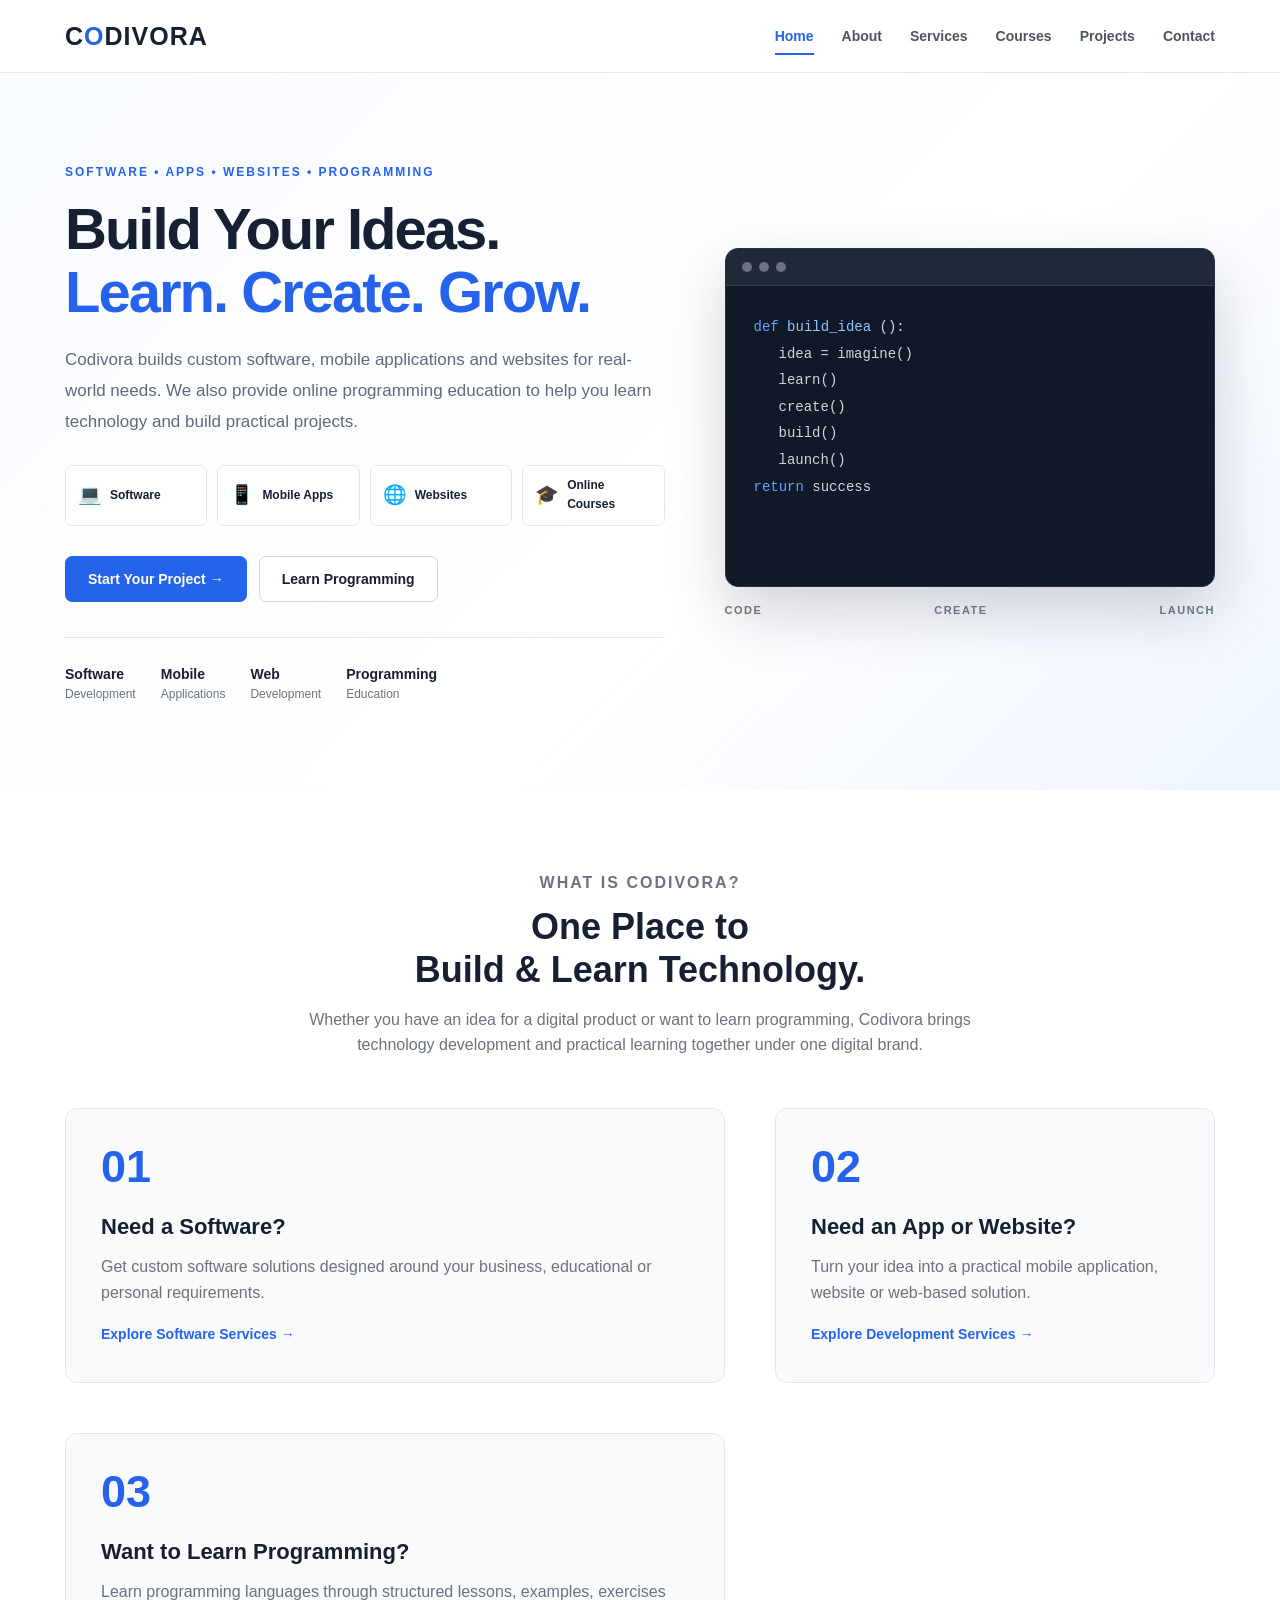
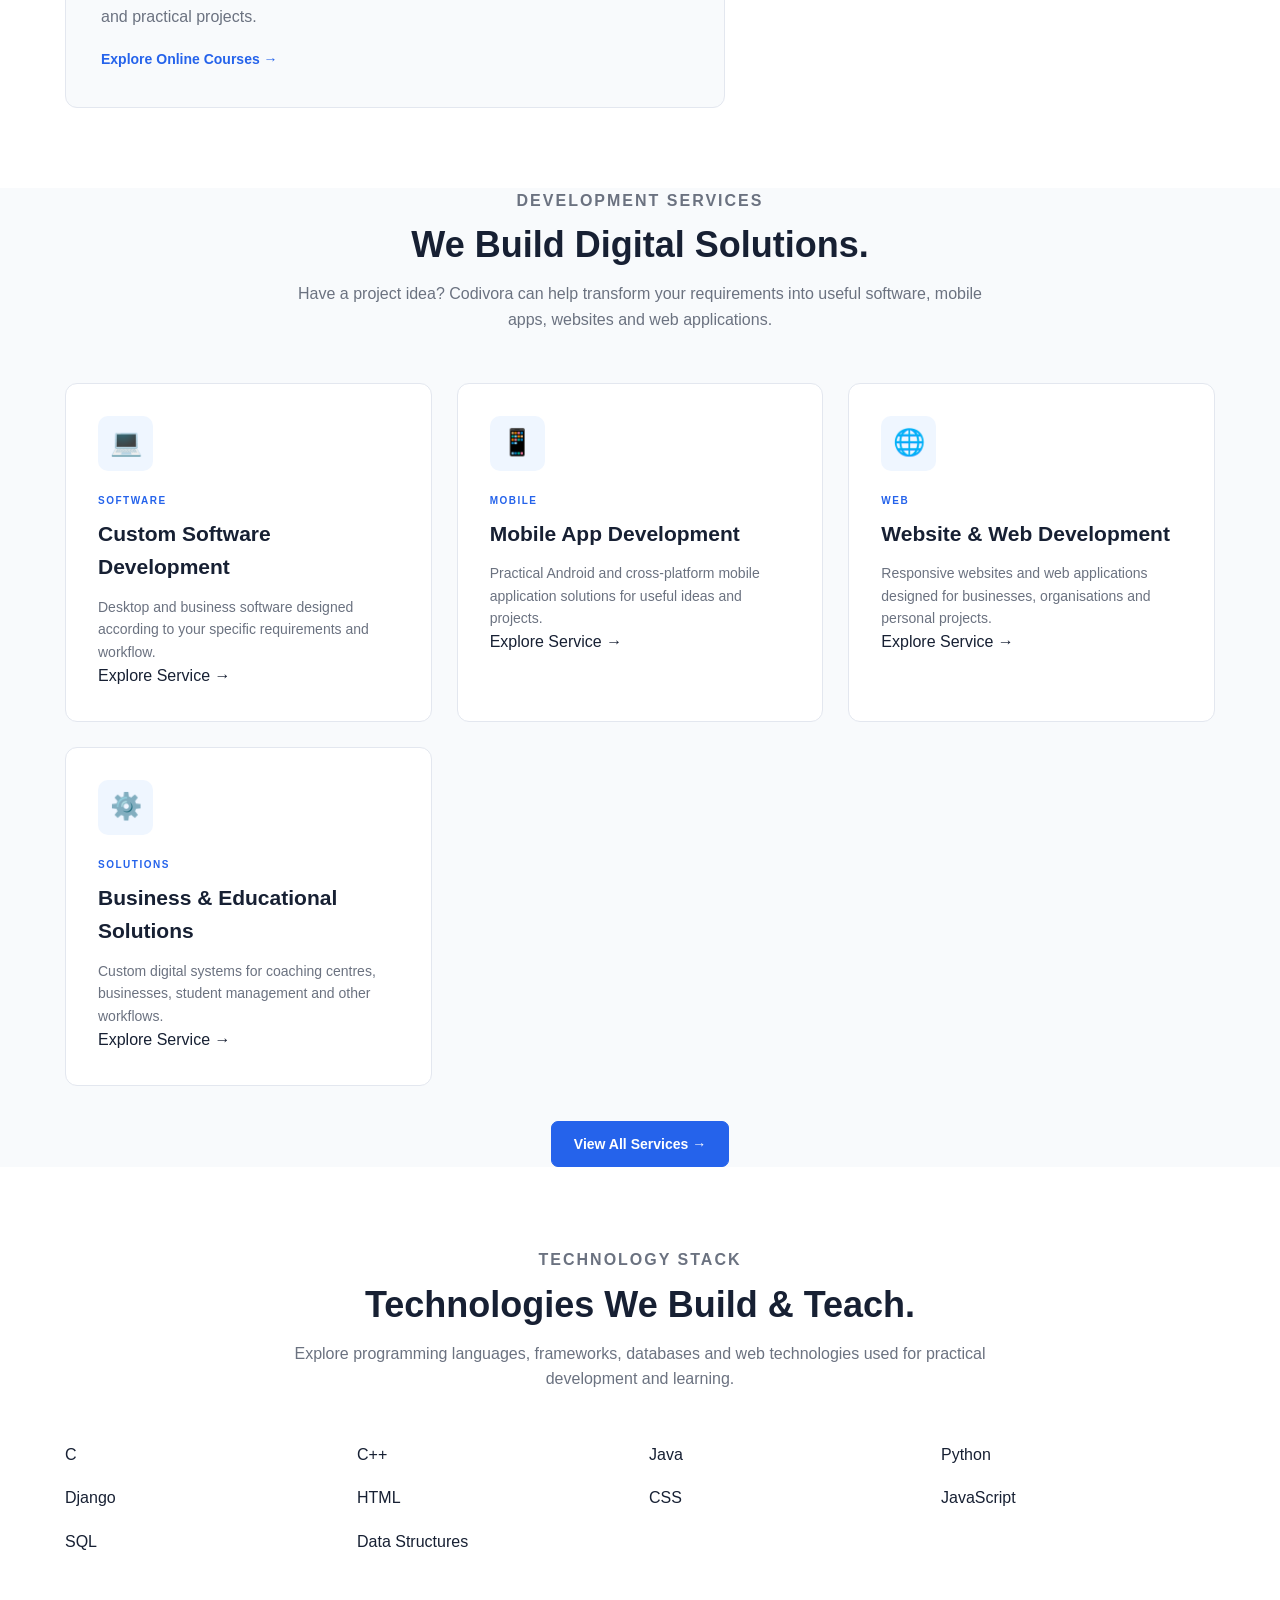
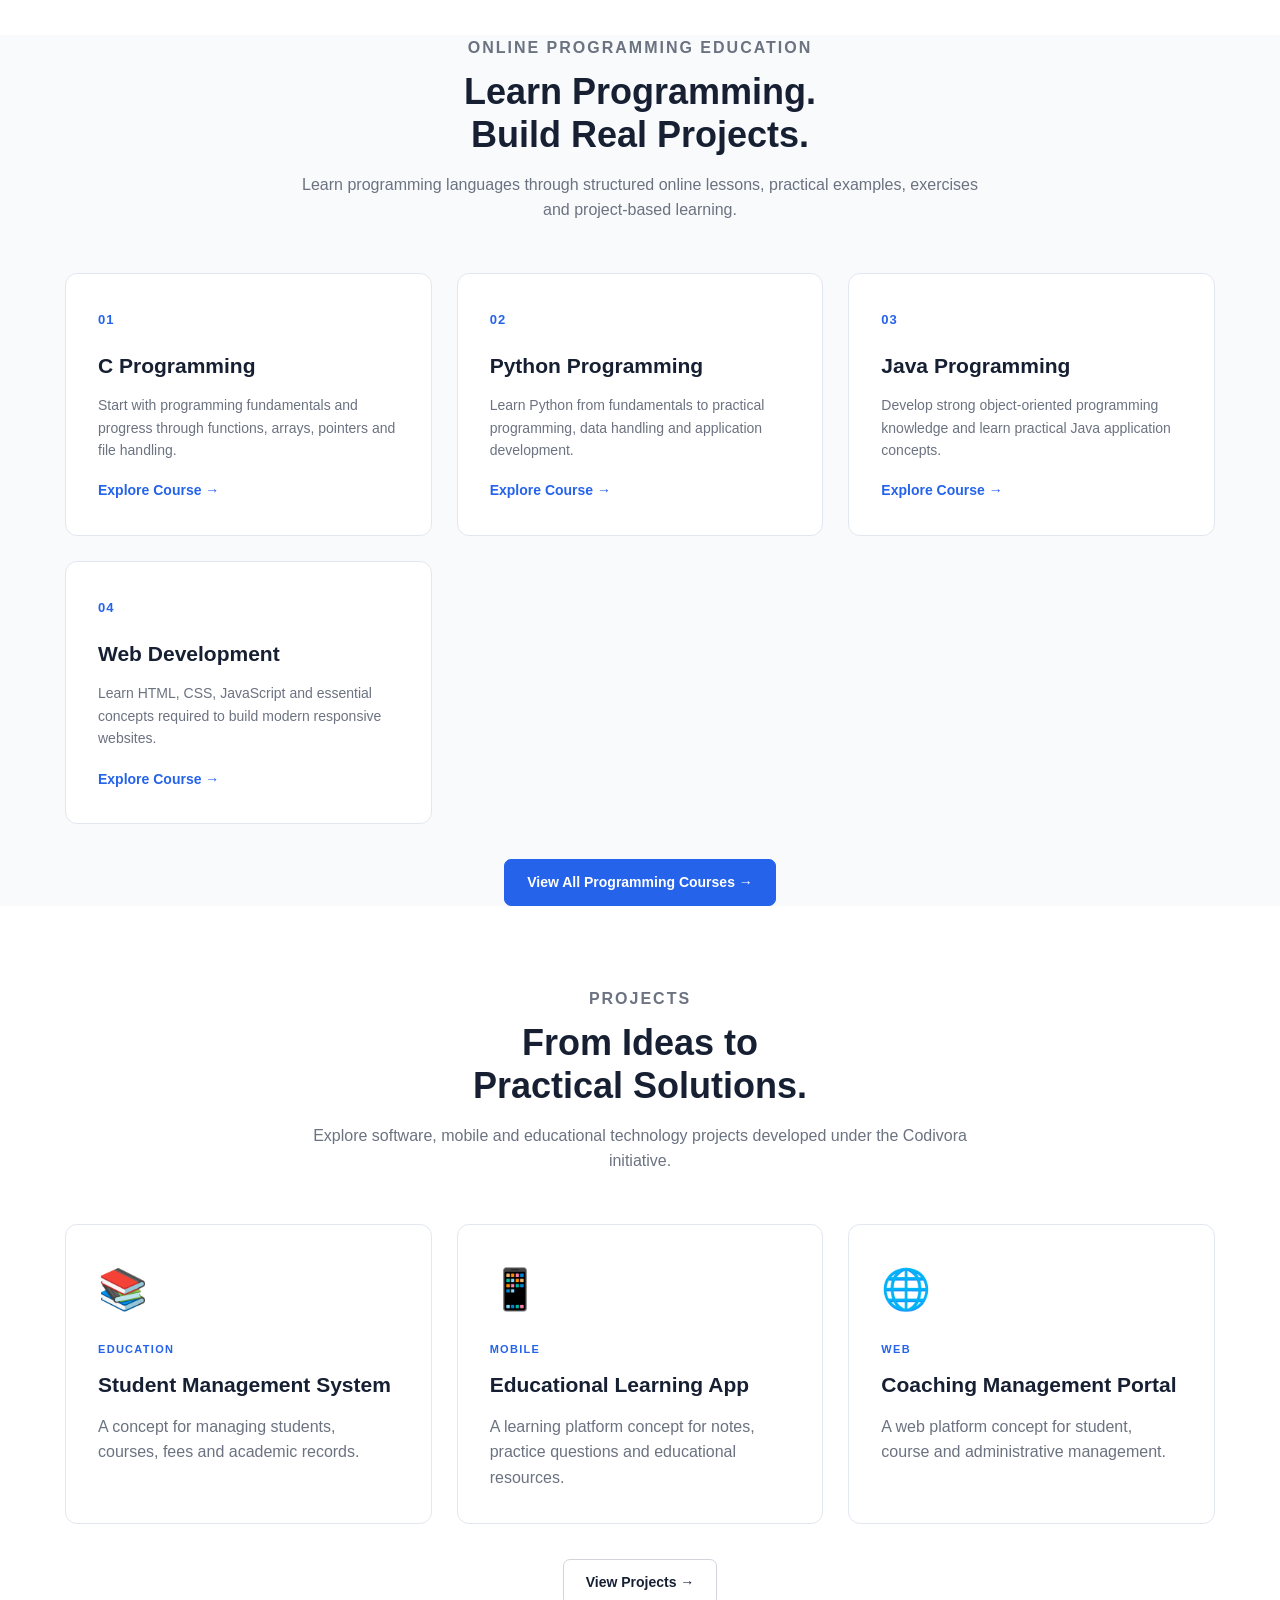
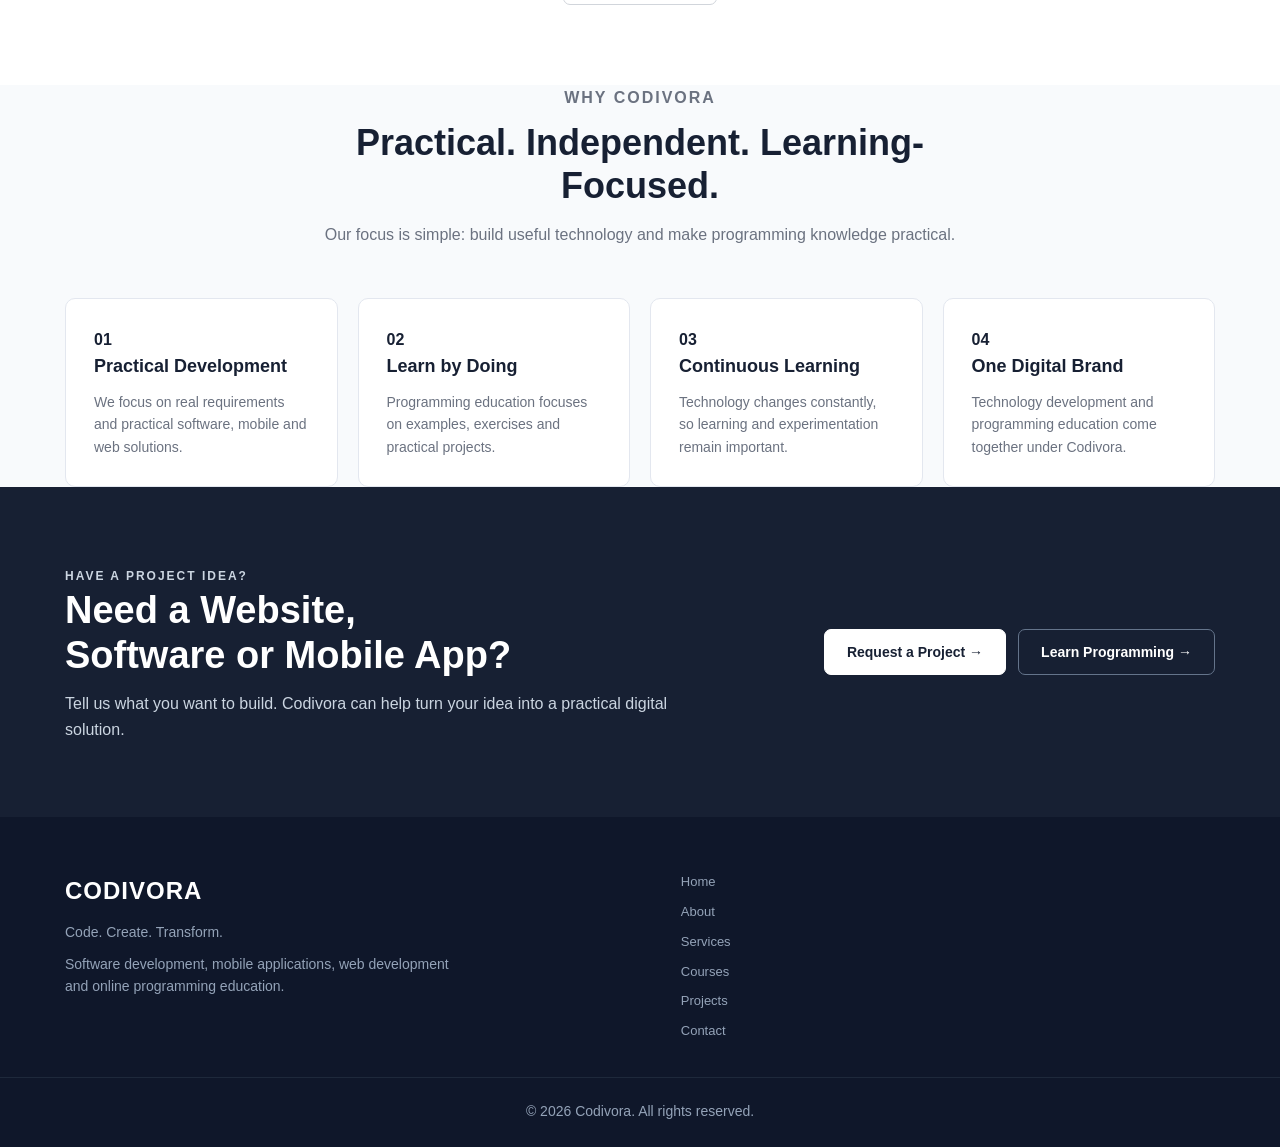
<file: index.html>
<!DOCTYPE html>
<html lang="en">

<head>

    <meta charset="UTF-8">

    <meta name="viewport"
          content="width=device-width, initial-scale=1.0">

    <title>
        Codivora | Software, Mobile Apps, Websites & Programming Courses
    </title>

    <meta name="description"
          content="Codivora builds custom software, mobile applications and websites, while providing online programming courses in C, C++, Java, Python, Web Development and more.">

    <meta name="keywords"
          content="Codivora, software development, mobile app development, website development, web development, programming courses, online programming, Python, Java, C, C++, Django, SQL">

    <link rel="stylesheet"
          href="css/style.css">
    <link rel="icon" type="image/svg+xml" href="favicon.svg">

</head>


<body>


<!-- =====================================================
     HEADER / NAVBAR
     ===================================================== -->

<header class="header">

    <div class="container navbar">

        <a href="index.html"
           class="logo"
           aria-label="Codivora Home">

            C<span>O</span>DIVORA

        </a>


        <nav class="nav-menu">

            <a href="index.html"
               class="active">
                Home
            </a>

            <a href="about.html">
                About
            </a>

            <a href="services.html">
                Services
            </a>

            <a href="courses.html">
                Courses
            </a>

            <a href="projects.html">
                Projects
            </a>

            <a href="contact.html">
                Contact
            </a>

        </nav>


        <button class="menu-btn"
                onclick="toggleMenu()"
                aria-label="Open navigation menu">

            ☰

        </button>

    </div>

</header>



<!-- =====================================================
     HERO
     ===================================================== -->

<section class="hero">

    <div class="container hero-content">


        <!-- HERO TEXT -->

        <div class="hero-text">


            <p class="hero-small">
                SOFTWARE • APPS • WEBSITES • PROGRAMMING
            </p>


            <h1>

                Build Your Ideas.<br>

                <span>Learn. Create. Grow.</span>

            </h1>


            <p class="hero-description">

                Codivora builds custom software, mobile applications
                and websites for real-world needs. We also provide
                online programming education to help you learn
                technology and build practical projects.

            </p>


            <!-- MAIN SERVICES HIGHLIGHT -->

            <div class="hero-services">

                <div class="hero-service-item">

                    <span>💻</span>

                    <strong>
                        Software
                    </strong>

                </div>


                <div class="hero-service-item">

                    <span>📱</span>

                    <strong>
                        Mobile Apps
                    </strong>

                </div>


                <div class="hero-service-item">

                    <span>🌐</span>

                    <strong>
                        Websites
                    </strong>

                </div>


                <div class="hero-service-item">

                    <span>🎓</span>

                    <strong>
                        Online Courses
                    </strong>

                </div>

            </div>


            <!-- HERO BUTTONS -->

            <div class="hero-buttons">


                <a href="contact.html"
                   class="btn primary-btn">

                    Start Your Project →

                </a>


                <a href="courses.html"
                   class="btn secondary-btn">

                    Learn Programming

                </a>

            </div>


            <!-- TRUST TEXT -->

            <div class="hero-trust">


                <div>

                    <strong>
                        Software
                    </strong>

                    <span>
                        Development
                    </span>

                </div>


                <div>

                    <strong>
                        Mobile
                    </strong>

                    <span>
                        Applications
                    </span>

                </div>


                <div>

                    <strong>
                        Web
                    </strong>

                    <span>
                        Development
                    </span>

                </div>


                <div>

                    <strong>
                        Programming
                    </strong>

                    <span>
                        Education
                    </span>

                </div>

            </div>


        </div>



        <!-- =================================================
             HERO CODE CARD
             ================================================= -->

        <div class="hero-card">


            <div class="code-window">


                <div class="window-header">

                    <span></span>
                    <span></span>
                    <span></span>

                </div>


                <div class="code-content">


                    <p>

                        <span class="keyword">
                            def
                        </span>

                        <span class="function">
                            build_idea
                        </span>():

                    </p>


                    <p class="indent">
                        idea = imagine()
                    </p>


                    <p class="indent">
                        learn()
                    </p>


                    <p class="indent">
                        create()
                    </p>


                    <p class="indent">
                        build()
                    </p>


                    <p class="indent">
                        launch()
                    </p>


                    <p>

                        <span class="keyword">
                            return
                        </span>

                        success

                    </p>


                </div>

            </div>


            <div class="hero-card-caption">

                <span>
                    CODE
                </span>

                <span>
                    CREATE
                </span>

                <span>
                    LAUNCH
                </span>

            </div>


        </div>


    </div>

</section>



<!-- =====================================================
     QUICK PURPOSE
     ===================================================== -->

<section class="section">

    <div class="container">


        <div class="section-heading">

            <p class="section-label">
                WHAT IS CODIVORA?
            </p>


            <h2>
                One Place to<br>
                Build & Learn Technology.
            </h2>


            <p>

                Whether you have an idea for a digital product
                or want to learn programming, Codivora brings
                technology development and practical learning
                together under one digital brand.

            </p>

        </div>



        <div class="intro-grid">


            <div class="intro-card">

                <div class="intro-number">
                    01
                </div>


                <h3>
                    Need a Software?
                </h3>


                <p>

                    Get custom software solutions designed around
                    your business, educational or personal requirements.

                </p>


                <a href="services.html"
                   class="card-link">

                    Explore Software Services →

                </a>

            </div>



            <div class="intro-card">

                <div class="intro-number">
                    02
                </div>


                <h3>
                    Need an App or Website?
                </h3>


                <p>

                    Turn your idea into a practical mobile application,
                    website or web-based solution.

                </p>


                <a href="services.html"
                   class="card-link">

                    Explore Development Services →

                </a>

            </div>



            <div class="intro-card">

                <div class="intro-number">
                    03
                </div>


                <h3>
                    Want to Learn Programming?
                </h3>


                <p>

                    Learn programming languages through structured
                    lessons, examples, exercises and practical projects.

                </p>


                <a href="courses.html"
                   class="card-link">

                    Explore Online Courses →

                </a>

            </div>


        </div>

    </div>

</section>



<!-- =====================================================
     SERVICES
     ===================================================== -->

<section class="technology-section">

    <div class="container">


        <div class="section-heading">

            <p class="section-label">
                DEVELOPMENT SERVICES
            </p>


            <h2>
                We Build Digital Solutions.
            </h2>


            <p>

                Have a project idea? Codivora can help transform
                your requirements into useful software, mobile apps,
                websites and web applications.

            </p>

        </div>



        <div class="services-grid">


            <!-- SOFTWARE -->

            <div class="service-card">


                <div class="service-icon">
                    💻
                </div>


                <span class="service-tag">
                    SOFTWARE
                </span>


                <h3>
                    Custom Software Development
                </h3>


                <p>

                    Desktop and business software designed according
                    to your specific requirements and workflow.

                </p>


                <a href="services.html">
                    Explore Service →
                </a>


            </div>



            <!-- MOBILE -->

            <div class="service-card">


                <div class="service-icon">
                    📱
                </div>


                <span class="service-tag">
                    MOBILE
                </span>


                <h3>
                    Mobile App Development
                </h3>


                <p>

                    Practical Android and cross-platform mobile
                    application solutions for useful ideas and projects.

                </p>


                <a href="services.html">
                    Explore Service →
                </a>


            </div>



            <!-- WEBSITE -->

            <div class="service-card">


                <div class="service-icon">
                    🌐
                </div>


                <span class="service-tag">
                    WEB
                </span>


                <h3>
                    Website & Web Development
                </h3>


                <p>

                    Responsive websites and web applications designed
                    for businesses, organisations and personal projects.

                </p>


                <a href="services.html">
                    Explore Service →
                </a>


            </div>



            <!-- BUSINESS / EDUCATION -->

            <div class="service-card">


                <div class="service-icon">
                    ⚙️
                </div>


                <span class="service-tag">
                    SOLUTIONS
                </span>


                <h3>
                    Business & Educational Solutions
                </h3>


                <p>

                    Custom digital systems for coaching centres,
                    businesses, student management and other workflows.

                </p>


                <a href="services.html">
                    Explore Service →
                </a>


            </div>


        </div>



        <div class="center-button">

            <a href="services.html"
               class="btn primary-btn">

                View All Services →

            </a>

        </div>


    </div>

</section>



<!-- =====================================================
     TECHNOLOGIES
     ===================================================== -->

<section class="section">

    <div class="container">


        <div class="section-heading">

            <p class="section-label">
                TECHNOLOGY STACK
            </p>


            <h2>
                Technologies We Build & Teach.
            </h2>


            <p>

                Explore programming languages, frameworks,
                databases and web technologies used for practical
                development and learning.

            </p>

        </div>



        <div class="technology-grid">


            <div>
                C
            </div>


            <div>
                C++
            </div>


            <div>
                Java
            </div>


            <div>
                Python
            </div>


            <div>
                Django
            </div>


            <div>
                HTML
            </div>


            <div>
                CSS
            </div>


            <div>
                JavaScript
            </div>


            <div>
                SQL
            </div>


            <div>
                Data Structures
            </div>


        </div>

    </div>

</section>



<!-- =====================================================
     PROGRAMMING COURSES
     ===================================================== -->

<section class="technology-section">

    <div class="container">


        <div class="section-heading">

            <p class="section-label">
                ONLINE PROGRAMMING EDUCATION
            </p>


            <h2>
                Learn Programming.<br>
                Build Real Projects.
            </h2>


            <p>

                Learn programming languages through structured
                online lessons, practical examples, exercises
                and project-based learning.

            </p>

        </div>



        <div class="course-grid">


            <!-- C -->

            <div class="course-card">


                <span class="course-number">
                    01
                </span>


                <h3>
                    C Programming
                </h3>


                <p>

                    Start with programming fundamentals and progress
                    through functions, arrays, pointers and file handling.

                </p>


                <a href="courses.html">
                    Explore Course →
                </a>

            </div>



            <!-- PYTHON -->

            <div class="course-card">


                <span class="course-number">
                    02
                </span>


                <h3>
                    Python Programming
                </h3>


                <p>

                    Learn Python from fundamentals to practical
                    programming, data handling and application development.

                </p>


                <a href="courses.html">
                    Explore Course →
                </a>

            </div>



            <!-- JAVA -->

            <div class="course-card">


                <span class="course-number">
                    03
                </span>


                <h3>
                    Java Programming
                </h3>


                <p>

                    Develop strong object-oriented programming knowledge
                    and learn practical Java application concepts.

                </p>


                <a href="courses.html">
                    Explore Course →
                </a>

            </div>



            <!-- WEB -->

            <div class="course-card">


                <span class="course-number">
                    04
                </span>


                <h3>
                    Web Development
                </h3>


                <p>

                    Learn HTML, CSS, JavaScript and essential concepts
                    required to build modern responsive websites.

                </p>


                <a href="courses.html">
                    Explore Course →
                </a>

            </div>


        </div>



        <div class="center-button">

            <a href="courses.html"
               class="btn primary-btn">

                View All Programming Courses →

            </a>

        </div>


    </div>

</section>



<!-- =====================================================
     PROJECTS
     ===================================================== -->

<section class="section">

    <div class="container">


        <div class="section-heading">

            <p class="section-label">
                PROJECTS
            </p>


            <h2>
                From Ideas to<br>
                Practical Solutions.
            </h2>


            <p>

                Explore software, mobile and educational technology
                projects developed under the Codivora initiative.

            </p>

        </div>



        <div class="home-project-grid">


            <div class="home-project-card">


                <div class="home-project-icon">
                    📚
                </div>


                <span>
                    EDUCATION
                </span>


                <h3>
                    Student Management System
                </h3>


                <p>

                    A concept for managing students, courses,
                    fees and academic records.

                </p>

            </div>



            <div class="home-project-card">


                <div class="home-project-icon">
                    📱
                </div>


                <span>
                    MOBILE
                </span>


                <h3>
                    Educational Learning App
                </h3>


                <p>

                    A learning platform concept for notes,
                    practice questions and educational resources.

                </p>

            </div>



            <div class="home-project-card">


                <div class="home-project-icon">
                    🌐
                </div>


                <span>
                    WEB
                </span>


                <h3>
                    Coaching Management Portal
                </h3>


                <p>

                    A web platform concept for student,
                    course and administrative management.

                </p>

            </div>


        </div>



        <div class="center-button">

            <a href="projects.html"
               class="btn secondary-btn">

                View Projects →

            </a>

        </div>

    </div>

</section>



<!-- =====================================================
     WHY CODIVORA
     ===================================================== -->

<section class="technology-section">

    <div class="container">


        <div class="section-heading">

            <p class="section-label">
                WHY CODIVORA
            </p>


            <h2>
                Practical. Independent. Learning-Focused.
            </h2>


            <p>

                Our focus is simple: build useful technology
                and make programming knowledge practical.

            </p>

        </div>



        <div class="why-grid">


            <div class="why-card">

                <strong>
                    01
                </strong>


                <h3>
                    Practical Development
                </h3>


                <p>

                    We focus on real requirements and practical
                    software, mobile and web solutions.

                </p>

            </div>



            <div class="why-card">

                <strong>
                    02
                </strong>


                <h3>
                    Learn by Doing
                </h3>


                <p>

                    Programming education focuses on examples,
                    exercises and practical projects.

                </p>

            </div>



            <div class="why-card">

                <strong>
                    03
                </strong>


                <h3>
                    Continuous Learning
                </h3>


                <p>

                    Technology changes constantly, so learning
                    and experimentation remain important.

                </p>

            </div>



            <div class="why-card">

                <strong>
                    04
                </strong>


                <h3>
                    One Digital Brand
                </h3>


                <p>

                    Technology development and programming
                    education come together under Codivora.

                </p>

            </div>


        </div>

    </div>

</section>



<!-- =====================================================
     CTA
     ===================================================== -->

<section class="project-cta">

    <div class="container">


        <div class="cta-content">


            <div>


                <p class="section-label">
                    HAVE A PROJECT IDEA?
                </p>


                <h2>
                    Need a Website,<br>
                    Software or Mobile App?
                </h2>


                <p>

                    Tell us what you want to build.
                    Codivora can help turn your idea
                    into a practical digital solution.

                </p>


            </div>


            <div class="cta-buttons">


                <a href="contact.html"
                   class="btn light-btn">

                    Request a Project →

                </a>


                <a href="courses.html"
                   class="btn cta-outline-btn">

                    Learn Programming →

                </a>


            </div>


        </div>

    </div>

</section>



<!-- =====================================================
     FOOTER
     ===================================================== -->

<footer class="footer">

    <div class="container footer-content">


        <div>


            <h2 class="footer-logo">
                CODIVORA
            </h2>


            <p>
                Code. Create. Transform.
            </p>


            <p class="footer-description">

                Software development, mobile applications,
                web development and online programming education.

            </p>


        </div>



        <div class="footer-links">


            <a href="index.html">
                Home
            </a>


            <a href="about.html">
                About
            </a>


            <a href="services.html">
                Services
            </a>


            <a href="courses.html">
                Courses
            </a>


            <a href="projects.html">
                Projects
            </a>


            <a href="contact.html">
                Contact
            </a>


        </div>


    </div>



    <div class="copyright">

        <p>
            © 2026 Codivora. All rights reserved.
        </p>

    </div>

</footer>



<script src="js/script.js"></script>

</body>

</html>
</file>
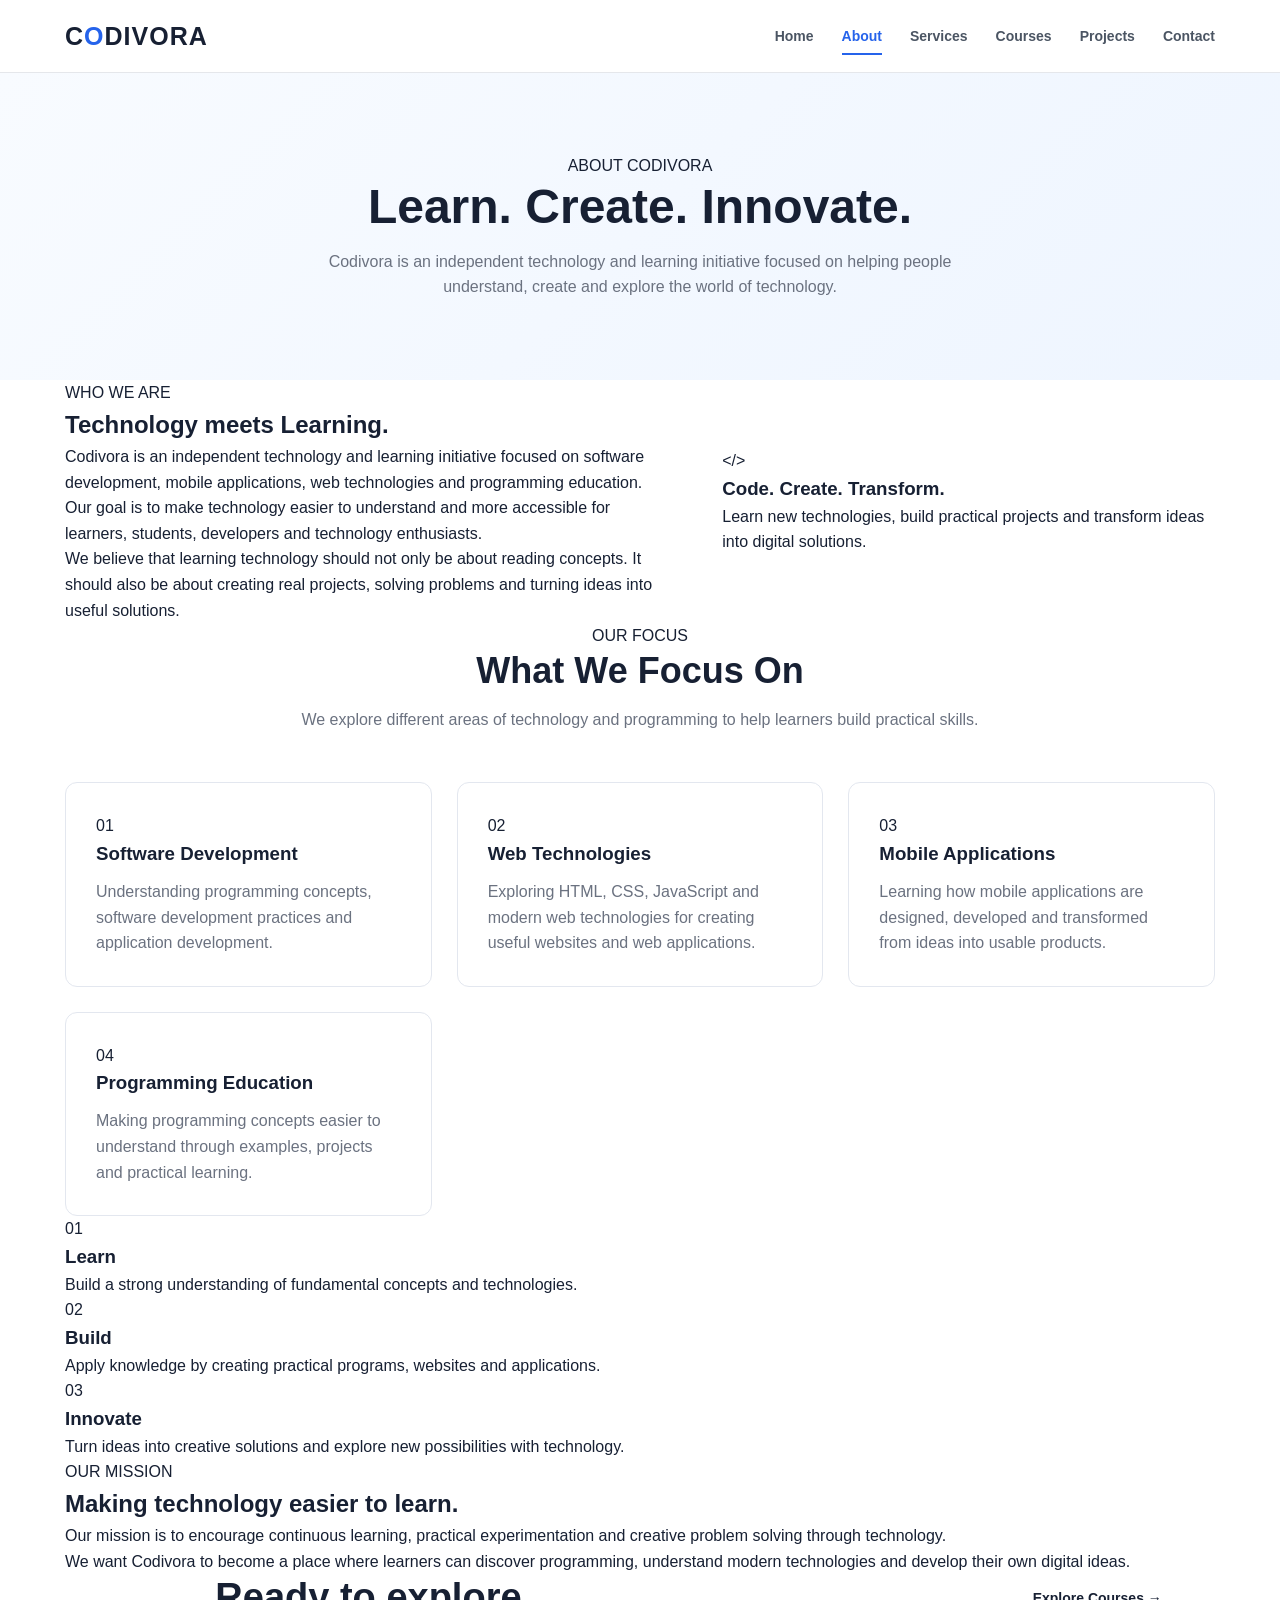
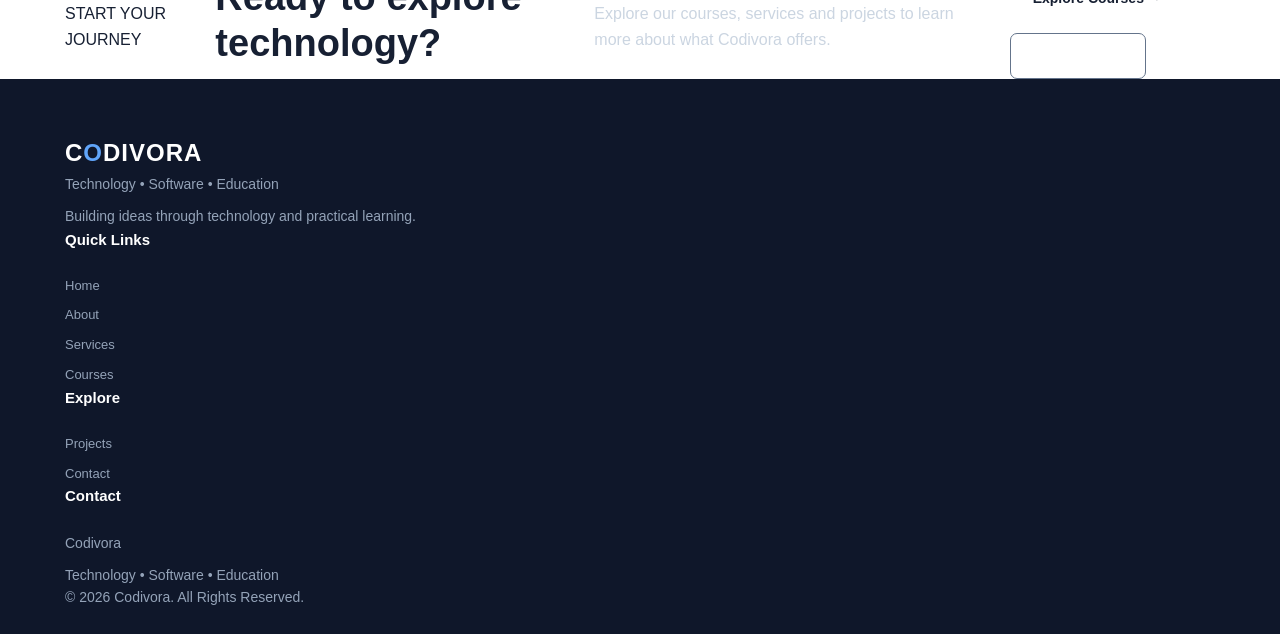
<file: about.html>
<!DOCTYPE html>
<html lang="en">

<head>
    <meta charset="UTF-8">

    <meta name="viewport"
        content="width=device-width, initial-scale=1.0">

    <meta name="description"
        content="Learn more about Codivora - technology, software development, mobile applications, web technologies and programming education.">

    <meta name="keywords"
        content="Codivora, software development, mobile apps, web development, programming education">

    <title>About | Codivora</title>

    <!-- Main CSS -->
    <link rel="stylesheet" href="css/style.css">

    <!-- Favicon -->
    <link rel="icon" type="image/svg+xml" href="favicon.svg">
</head>


<body>


    <!-- =====================================================
         HEADER / NAVBAR
    ====================================================== -->

    <header class="header">

        <div class="container navbar">

            <!-- LOGO -->

            <a href="index.html" class="logo">
                C<span>O</span>DIVORA
            </a>


            <!-- NAVIGATION -->

            <nav class="nav-menu" id="navMenu">

                <a href="index.html">
                    Home
                </a>

                <a href="about.html" class="active">
                    About
                </a>

                <a href="services.html">
                    Services
                </a>

                <a href="courses.html">
                    Courses
                </a>

                <a href="projects.html">
                    Projects
                </a>

                <a href="contact.html">
                    Contact
                </a>

            </nav>


            <!-- MOBILE MENU BUTTON -->

            <button
                class="menu-btn"
                type="button"
                onclick="toggleMenu()"
                aria-label="Toggle navigation">

                ☰

            </button>

        </div>

    </header>


    <!-- =====================================================
         ABOUT HERO
    ====================================================== -->

    <section class="page-hero">

        <div class="container">

            <div class="page-hero-content">

                <span class="section-tag">
                    ABOUT CODIVORA
                </span>

                <h1>
                    Learn. Create. Innovate.
                </h1>

                <p>
                    Codivora is an independent technology and learning
                    initiative focused on helping people understand,
                    create and explore the world of technology.
                </p>

            </div>

        </div>

    </section>


    <!-- =====================================================
         WHO WE ARE
    ====================================================== -->

    <section class="about-section">

        <div class="container">

            <div class="about-grid">


                <!-- LEFT CONTENT -->

                <div class="about-content">

                    <span class="section-tag">
                        WHO WE ARE
                    </span>

                    <h2>
                        Technology meets Learning.
                    </h2>

                    <p>
                        Codivora is an independent technology and
                        learning initiative focused on software
                        development, mobile applications, web
                        technologies and programming education.
                    </p>

                    <p>
                        Our goal is to make technology easier to
                        understand and more accessible for learners,
                        students, developers and technology enthusiasts.
                    </p>

                    <p>
                        We believe that learning technology should not
                        only be about reading concepts. It should also
                        be about creating real projects, solving problems
                        and turning ideas into useful solutions.
                    </p>

                </div>


                <!-- RIGHT CARD -->

                <div class="about-code-card">

                    <div class="code-icon">
                        &lt;/&gt;
                    </div>

                    <h3>
                        Code. Create. Transform.
                    </h3>

                    <p>
                        Learn new technologies, build practical projects
                        and transform ideas into digital solutions.
                    </p>

                </div>


            </div>

        </div>

    </section>


    <!-- =====================================================
         OUR FOCUS
    ====================================================== -->

    <section class="focus-section">

        <div class="container">


            <!-- SECTION HEADING -->

            <div class="section-heading">

                <span class="section-tag">
                    OUR FOCUS
                </span>

                <h2>
                    What We Focus On
                </h2>

                <p>
                    We explore different areas of technology and
                    programming to help learners build practical skills.
                </p>

            </div>


            <!-- FOCUS CARDS -->

            <div class="focus-grid">


                <!-- CARD 01 -->

                <div class="focus-card">

                    <span class="focus-number">
                        01
                    </span>

                    <h3>
                        Software Development
                    </h3>

                    <p>
                        Understanding programming concepts, software
                        development practices and application
                        development.
                    </p>

                </div>


                <!-- CARD 02 -->

                <div class="focus-card">

                    <span class="focus-number">
                        02
                    </span>

                    <h3>
                        Web Technologies
                    </h3>

                    <p>
                        Exploring HTML, CSS, JavaScript and modern
                        web technologies for creating useful websites
                        and web applications.
                    </p>

                </div>


                <!-- CARD 03 -->

                <div class="focus-card">

                    <span class="focus-number">
                        03
                    </span>

                    <h3>
                        Mobile Applications
                    </h3>

                    <p>
                        Learning how mobile applications are designed,
                        developed and transformed from ideas into
                        usable products.
                    </p>

                </div>


                <!-- CARD 04 -->

                <div class="focus-card">

                    <span class="focus-number">
                        04
                    </span>

                    <h3>
                        Programming Education
                    </h3>

                    <p>
                        Making programming concepts easier to understand
                        through examples, projects and practical learning.
                    </p>

                </div>


            </div>

        </div>

    </section>


    <!-- =====================================================
         LEARN / BUILD / INNOVATE
    ====================================================== -->

    <section class="journey-section">

        <div class="container">

            <div class="journey-grid">


                <!-- LEARN -->

                <div class="journey-card">

                    <span>
                        01
                    </span>

                    <h3>
                        Learn
                    </h3>

                    <p>
                        Build a strong understanding of fundamental
                        concepts and technologies.
                    </p>

                </div>


                <!-- BUILD -->

                <div class="journey-card">

                    <span>
                        02
                    </span>

                    <h3>
                        Build
                    </h3>

                    <p>
                        Apply knowledge by creating practical programs,
                        websites and applications.
                    </p>

                </div>


                <!-- INNOVATE -->

                <div class="journey-card">

                    <span>
                        03
                    </span>

                    <h3>
                        Innovate
                    </h3>

                    <p>
                        Turn ideas into creative solutions and explore
                        new possibilities with technology.
                    </p>

                </div>


            </div>

        </div>

    </section>


    <!-- =====================================================
         MISSION
    ====================================================== -->

    <section class="mission-section">

        <div class="container">

            <div class="mission-content">

                <span class="section-tag">
                    OUR MISSION
                </span>

                <h2>
                    Making technology easier to learn.
                </h2>

                <p>
                    Our mission is to encourage continuous learning,
                    practical experimentation and creative problem
                    solving through technology.
                </p>

                <p>
                    We want Codivora to become a place where learners
                    can discover programming, understand modern
                    technologies and develop their own digital ideas.
                </p>

            </div>

        </div>

    </section>


    <!-- =====================================================
         CTA
    ====================================================== -->

    <section class="cta-section">

        <div class="container">

            <div class="cta-content">

                <span class="section-tag">
                    START YOUR JOURNEY
                </span>

                <h2>
                    Ready to explore technology?
                </h2>

                <p>
                    Explore our courses, services and projects to learn
                    more about what Codivora offers.
                </p>


                <div class="cta-buttons">

                    <a
                        href="courses.html"
                        class="btn">

                        Explore Courses →

                    </a>


                    <a
                        href="projects.html"
                        class="btn cta-outline-btn">

                        View Projects

                    </a>

                </div>

            </div>

        </div>

    </section>


    <!-- =====================================================
         FOOTER
    ====================================================== -->

    <footer class="footer">

        <div class="container">


            <div class="footer-grid">


                <!-- BRAND -->

                <div class="footer-brand">

                    <a href="index.html" class="footer-logo">

                        C<span>O</span>DIVORA

                    </a>

                    <p class="footer-tagline">

                        Technology • Software • Education

                    </p>

                    <p class="footer-description">

                        Building ideas through technology and
                        practical learning.

                    </p>

                </div>


                <!-- QUICK LINKS -->

                <div class="footer-links">

                    <h3>
                        Quick Links
                    </h3>

                    <a href="index.html">
                        Home
                    </a>

                    <a href="about.html">
                        About
                    </a>

                    <a href="services.html">
                        Services
                    </a>

                    <a href="courses.html">
                        Courses
                    </a>

                </div>


                <!-- EXPLORE -->

                <div class="footer-links">

                    <h3>
                        Explore
                    </h3>

                    <a href="projects.html">
                        Projects
                    </a>

                    <a href="contact.html">
                        Contact
                    </a>

                </div>


                <!-- CONTACT -->

                <div class="footer-links">

                    <h3>
                        Contact
                    </h3>

                    <p>
                        Codivora
                    </p>

                    <p>
                        Technology • Software • Education
                    </p>

                </div>


            </div>


            <!-- COPYRIGHT -->

            <div class="footer-bottom">

                <p>
                    © 2026 Codivora. All Rights Reserved.
                </p>

            </div>


        </div>

    </footer>


    <!-- =====================================================
         JAVASCRIPT
    ====================================================== -->

    <script src="js/script.js"></script>


</body>

</html>
</file>
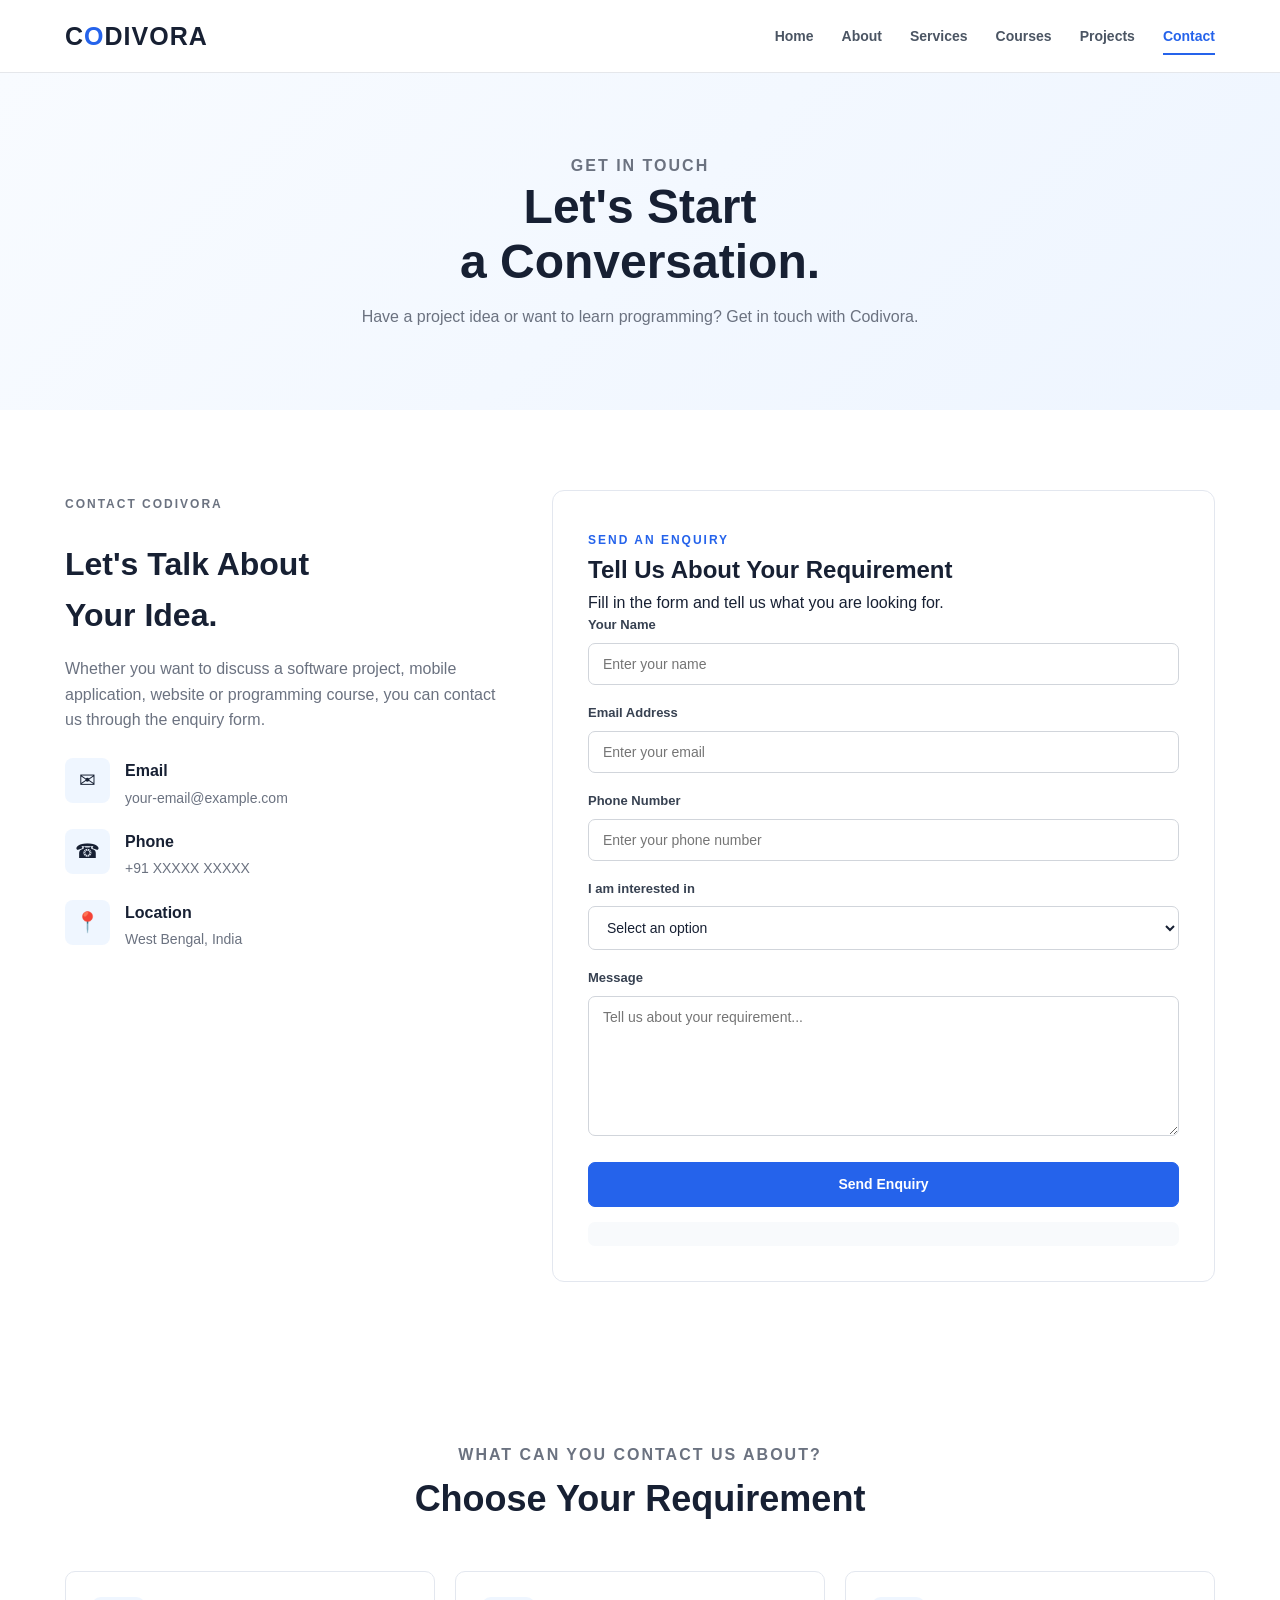
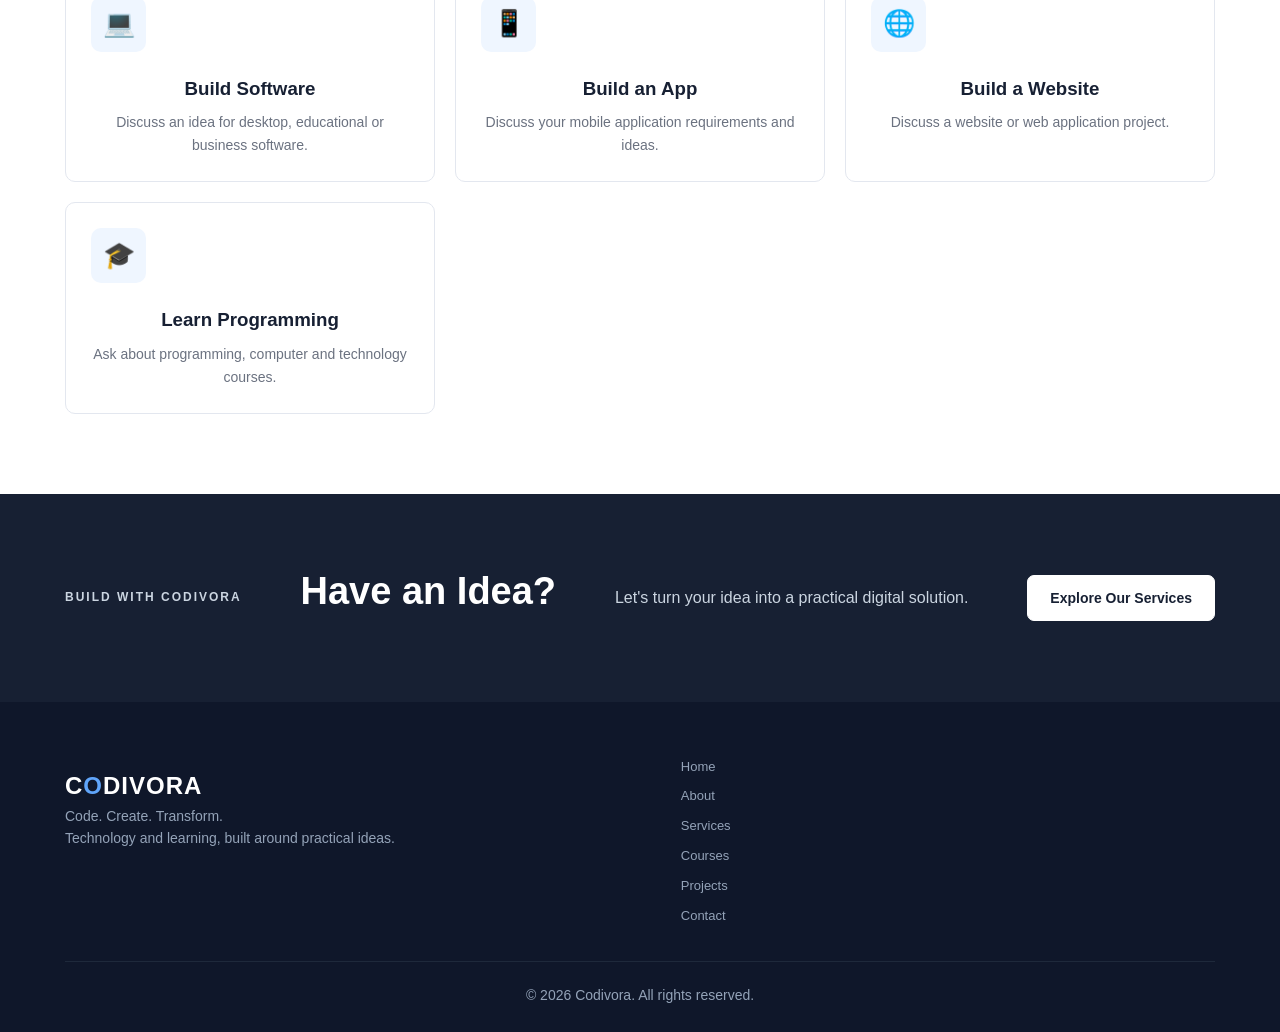
<file: contact.html>
<!DOCTYPE html>
<html lang="en">
<head>
    <meta charset="UTF-8">
    <meta name="viewport" content="width=device-width, initial-scale=1.0">

    <title>Contact | Codivora</title>

    <meta name="description"
          content="Contact Codivora for software development, mobile applications, websites and programming courses.">

    <link rel="stylesheet" href="css/style.css">
    <link rel="icon" type="image/svg+xml" href="favicon.svg">
</head>

<body>

    <!-- ================= HEADER ================= -->

    <header class="header">

        <div class="container navbar">

            <a href="index.html" class="logo">
                C<span>O</span>DIVORA
            </a>

            <nav class="nav-menu" id="navMenu">

                <a href="index.html">Home</a>

                <a href="about.html">About</a>

                <a href="services.html">Services</a>

                <a href="courses.html">Courses</a>

                <a href="projects.html">Projects</a>

                <a href="contact.html" class="active">Contact</a>

            </nav>

            <button
                class="menu-btn"
                type="button"
                onclick="toggleMenu()"
                aria-label="Toggle navigation">
                ☰
            </button>

        </div>

    </header>


    <!-- ================= PAGE HERO ================= -->

    <section class="page-hero">

        <div class="container">

            <p class="section-label">
                GET IN TOUCH
            </p>

            <h1>
                Let's Start<br>
                a Conversation.
            </h1>

            <p>
                Have a project idea or want to learn programming?
                Get in touch with Codivora.
            </p>

        </div>

    </section>


    <!-- ================= CONTACT SECTION ================= -->

    <section class="section">

        <div class="container contact-grid">


            <!-- CONTACT INFORMATION -->

            <div class="contact-information">

                <p class="section-label">
                    CONTACT CODIVORA
                </p>

                <h2>
                    Let's Talk About<br>
                    Your Idea.
                </h2>

                <p class="contact-description">
                    Whether you want to discuss a software project,
                    mobile application, website or programming course,
                    you can contact us through the enquiry form.
                </p>


                <!-- EMAIL -->

                <div class="contact-item">

                    <div class="contact-icon">
                        ✉
                    </div>

                    <div>

                        <h3>
                            Email
                        </h3>

                        <p>
                            your-email@example.com
                        </p>

                    </div>

                </div>


                <!-- PHONE -->

                <div class="contact-item">

                    <div class="contact-icon">
                        ☎
                    </div>

                    <div>

                        <h3>
                            Phone
                        </h3>

                        <p>
                            +91 XXXXX XXXXX
                        </p>

                    </div>

                </div>


                <!-- LOCATION -->

                <div class="contact-item">

                    <div class="contact-icon">
                        📍
                    </div>

                    <div>

                        <h3>
                            Location
                        </h3>

                        <p>
                            West Bengal, India
                        </p>

                    </div>

                </div>

            </div>


            <!-- ================= CONTACT FORM ================= -->

            <div class="contact-form-card">

                <p class="section-label">
                    SEND AN ENQUIRY
                </p>

                <h2>
                    Tell Us About Your Requirement
                </h2>

                <p>
                    Fill in the form and tell us what you are looking for.
                </p>


                <form id="contactForm">


                    <!-- NAME -->

                    <div class="form-group">

                        <label for="name">
                            Your Name
                        </label>

                        <input
                            type="text"
                            id="name"
                            name="name"
                            placeholder="Enter your name"
                            required>

                    </div>


                    <!-- EMAIL -->

                    <div class="form-group">

                        <label for="email">
                            Email Address
                        </label>

                        <input
                            type="email"
                            id="email"
                            name="email"
                            placeholder="Enter your email"
                            required>

                    </div>


                    <!-- PHONE -->

                    <div class="form-group">

                        <label for="phone">
                            Phone Number
                        </label>

                        <input
                            type="tel"
                            id="phone"
                            name="phone"
                            placeholder="Enter your phone number">

                    </div>


                    <!-- REQUIREMENT -->

                    <div class="form-group">

                        <label for="requirement">
                            I am interested in
                        </label>

                        <select
                            id="requirement"
                            name="requirement"
                            required>

                            <option value="">
                                Select an option
                            </option>

                            <option value="software">
                                Software Development
                            </option>

                            <option value="mobile">
                                Mobile App Development
                            </option>

                            <option value="website">
                                Website Development
                            </option>

                            <option value="programming">
                                Programming Courses
                            </option>

                            <option value="other">
                                Other Enquiry
                            </option>

                        </select>

                    </div>


                    <!-- MESSAGE -->

                    <div class="form-group">

                        <label for="message">
                            Message
                        </label>

                        <textarea
                            id="message"
                            name="message"
                            rows="6"
                            placeholder="Tell us about your requirement..."
                            required></textarea>

                    </div>


                    <!-- SUBMIT -->

                    <button
                        type="submit"
                        class="btn primary-btn form-submit">

                        Send Enquiry

                    </button>


                    <!-- FORM MESSAGE -->

                    <p
                        id="formMessage"
                        class="form-message"
                        aria-live="polite">
                    </p>

                </form>

            </div>

        </div>

    </section>


    <!-- ================= REQUIREMENTS ================= -->

    <section class="section">

        <div class="container">

            <div class="section-heading">

                <p class="section-label">
                    WHAT CAN YOU CONTACT US ABOUT?
                </p>

                <h2>
                    Choose Your Requirement
                </h2>

            </div>


            <div class="quick-contact-grid">


                <!-- SOFTWARE -->

                <div class="quick-contact-card">

                    <div class="service-icon">
                        💻
                    </div>

                    <h3>
                        Build Software
                    </h3>

                    <p>
                        Discuss an idea for desktop,
                        educational or business software.
                    </p>

                </div>


                <!-- MOBILE -->

                <div class="quick-contact-card">

                    <div class="service-icon">
                        📱
                    </div>

                    <h3>
                        Build an App
                    </h3>

                    <p>
                        Discuss your mobile application
                        requirements and ideas.
                    </p>

                </div>


                <!-- WEBSITE -->

                <div class="quick-contact-card">

                    <div class="service-icon">
                        🌐
                    </div>

                    <h3>
                        Build a Website
                    </h3>

                    <p>
                        Discuss a website or web
                        application project.
                    </p>

                </div>


                <!-- LEARNING -->

                <div class="quick-contact-card">

                    <div class="service-icon">
                        🎓
                    </div>

                    <h3>
                        Learn Programming
                    </h3>

                    <p>
                        Ask about programming,
                        computer and technology courses.
                    </p>

                </div>

            </div>

        </div>

    </section>


    <!-- ================= CTA ================= -->

    <section class="project-cta">

        <div class="container cta-content">

            <p class="section-label">
                BUILD WITH CODIVORA
            </p>

            <h2>
                Have an Idea?
            </h2>

            <p>
                Let's turn your idea into a practical
                digital solution.
            </p>

            <a
                href="services.html"
                class="btn light-btn">
                Explore Our Services
            </a>

        </div>

    </section>


    <!-- ================= FOOTER ================= -->

    <footer class="footer">

        <div class="container footer-content">


            <div class="footer-description">

                <a href="index.html" class="footer-logo">
                    C<span>O</span>DIVORA
                </a>

                <p>
                    Code. Create. Transform.
                </p>

                <p>
                    Technology and learning,
                    built around practical ideas.
                </p>

            </div>


            <div class="footer-links">

                <a href="index.html">
                    Home
                </a>

                <a href="about.html">
                    About
                </a>

                <a href="services.html">
                    Services
                </a>

                <a href="courses.html">
                    Courses
                </a>

                <a href="projects.html">
                    Projects
                </a>

                <a href="contact.html">
                    Contact
                </a>

            </div>

        </div>


        <div class="container copyright">

            <p>
                © 2026 Codivora. All rights reserved.
            </p>

        </div>

    </footer>


    <!-- ================= JAVASCRIPT ================= -->

    <script src="js/script.js"></script>


    <!-- Contact Form Demo Handler -->

    <script>

        const contactForm = document.getElementById("contactForm");
        const formMessage = document.getElementById("formMessage");

        contactForm.addEventListener("submit", function(event) {

            event.preventDefault();

            formMessage.textContent =
                "Thank you! Your enquiry has been recorded for this demo.";

            contactForm.reset();

        });

    </script>

</body>
</html>
</file>
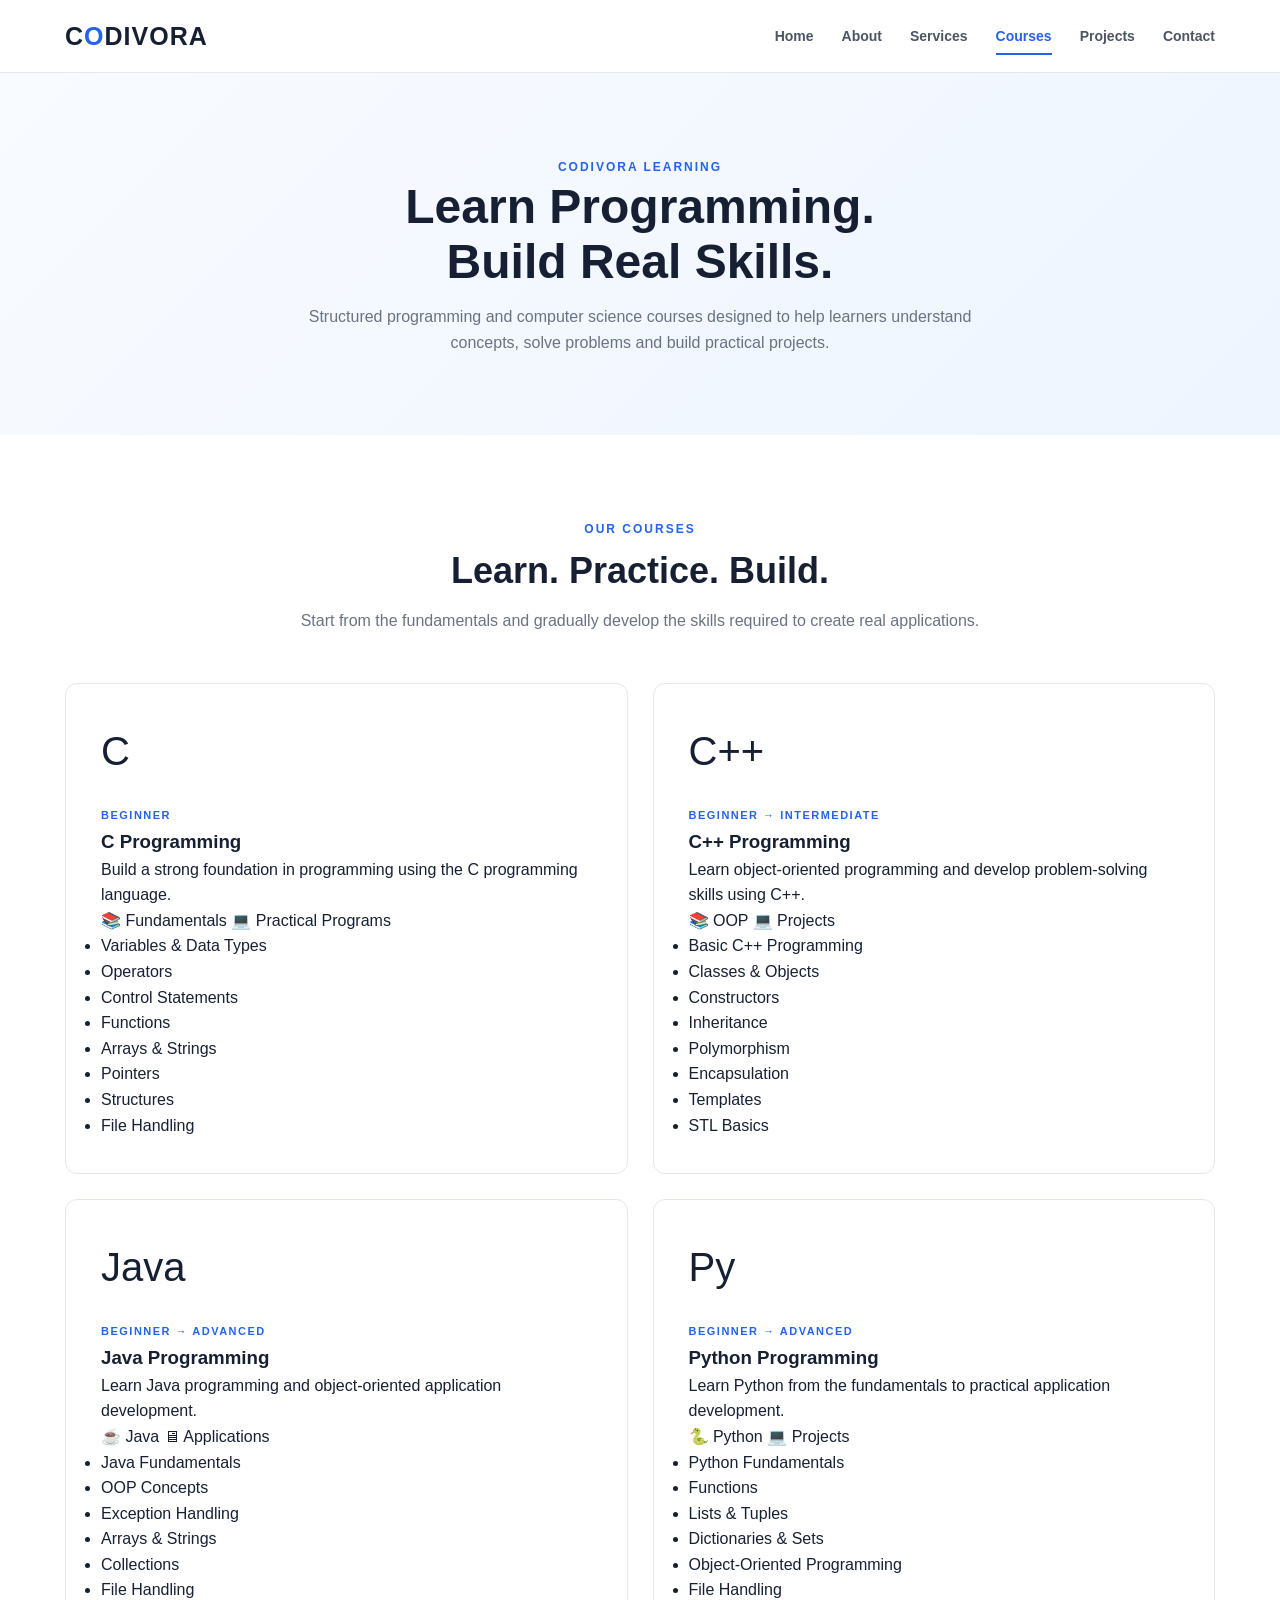
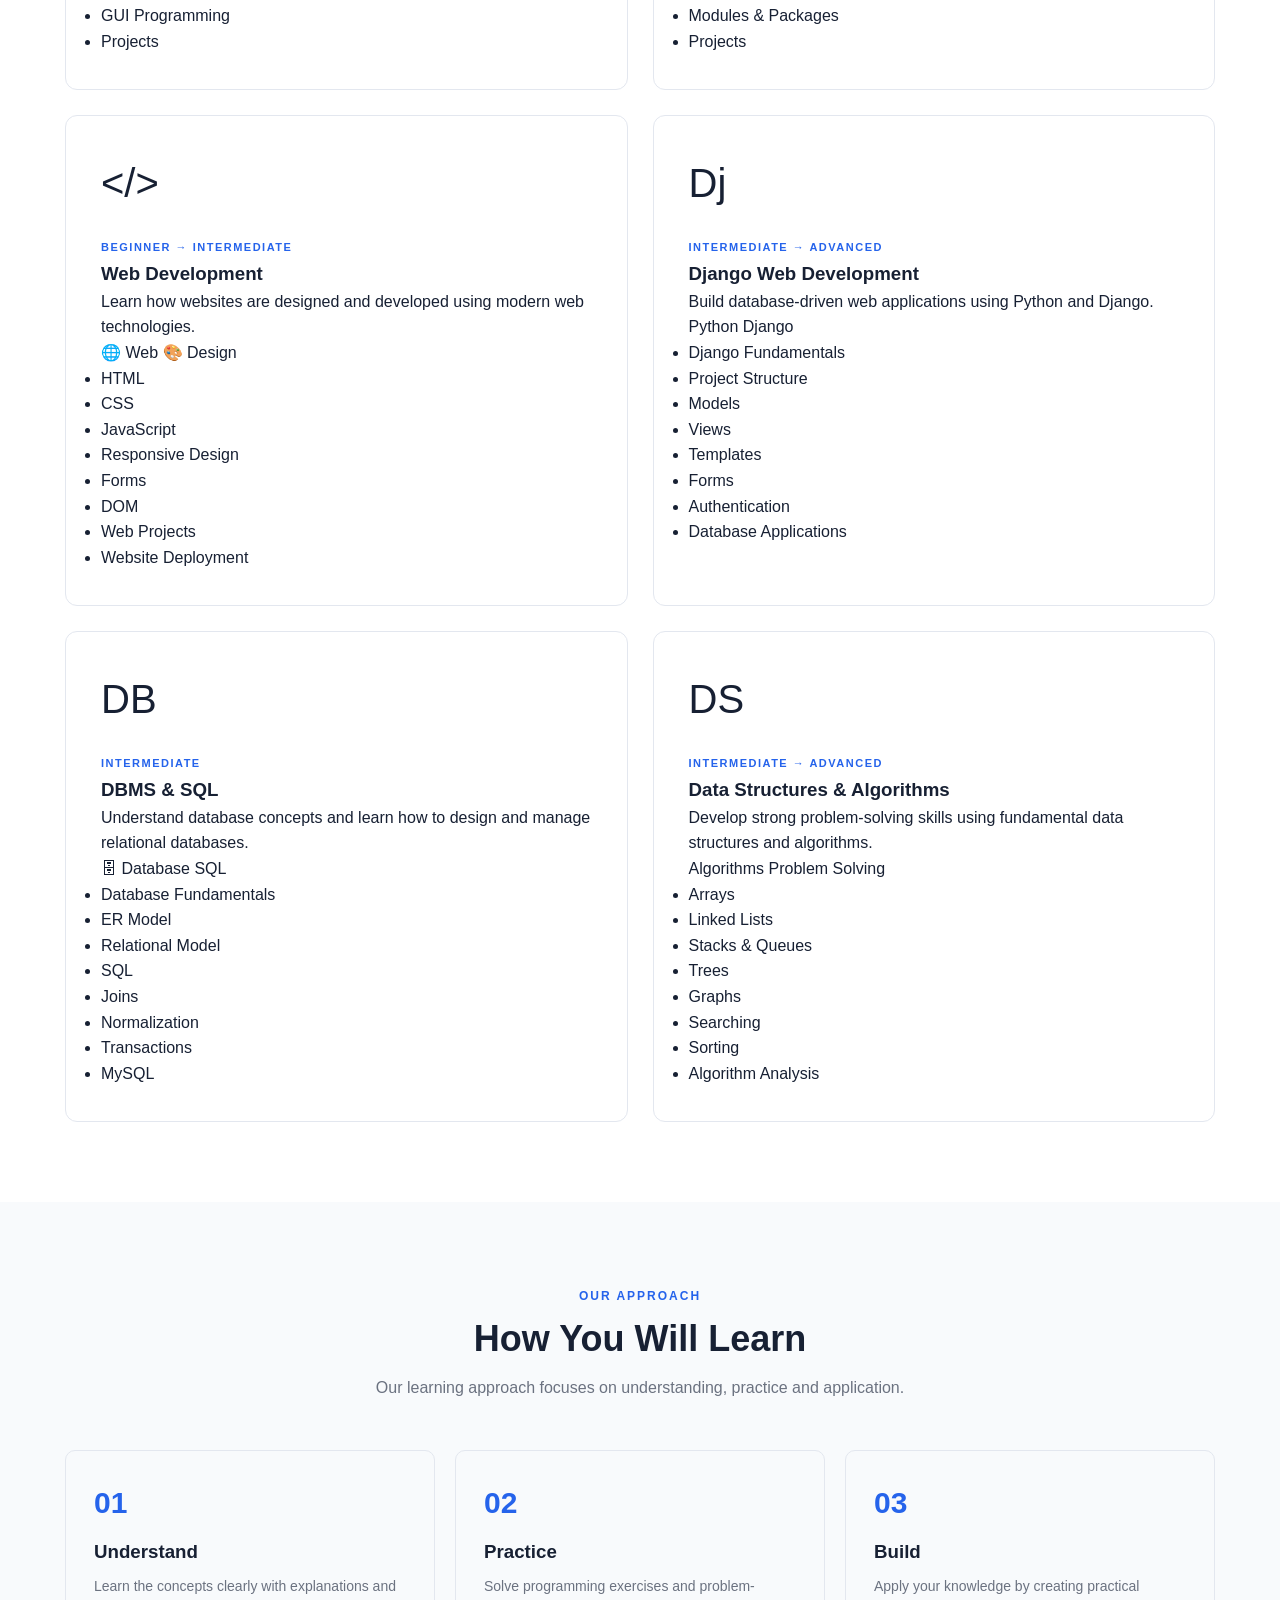
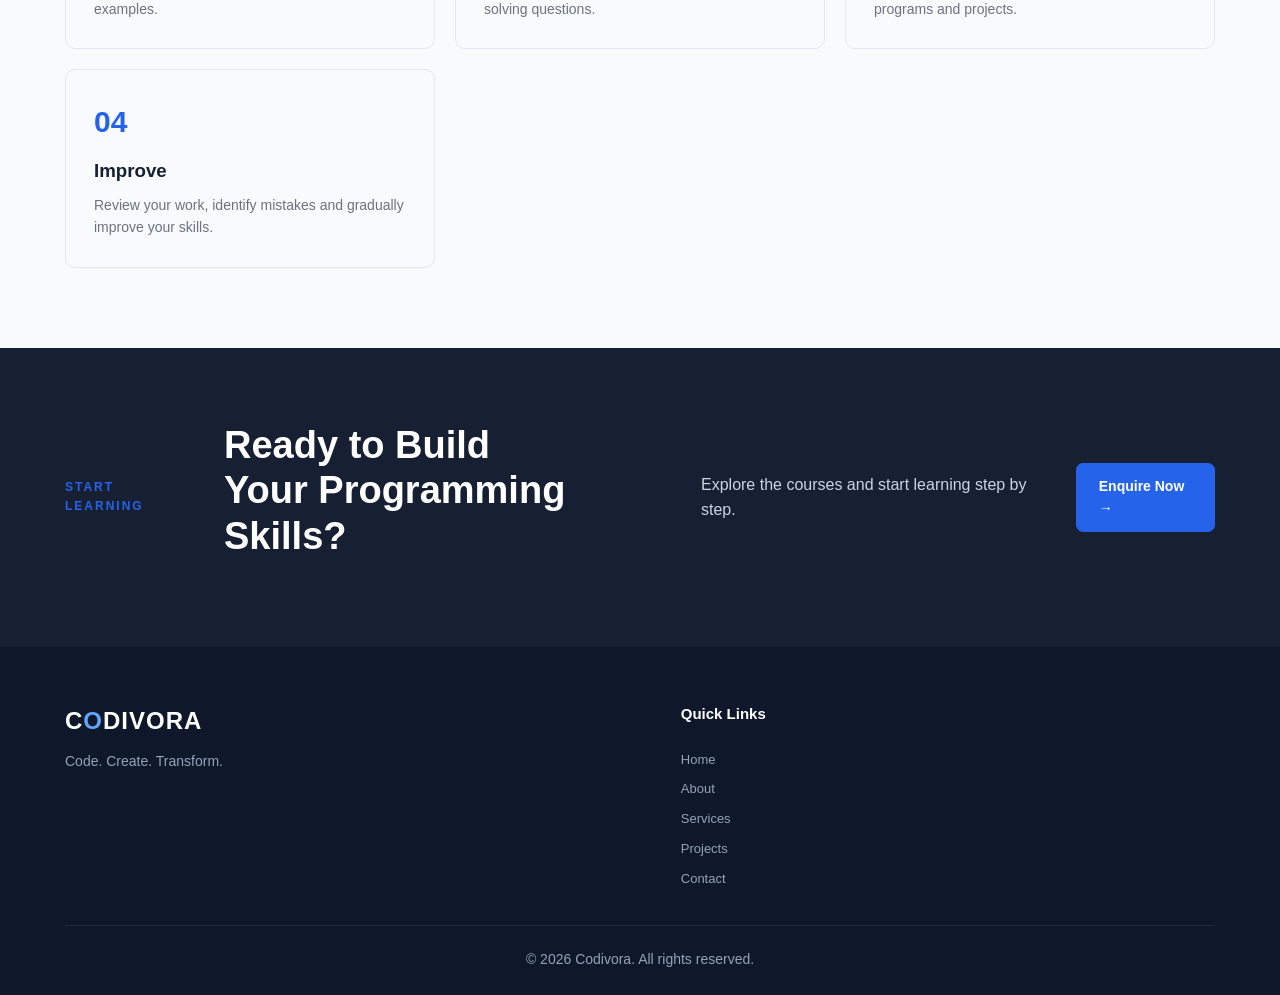
<file: courses.html>
<!DOCTYPE html>
<html lang="en">

<head>

    <meta charset="UTF-8">

    <meta name="viewport"
          content="width=device-width, initial-scale=1.0">

    <meta name="description"
          content="Learn programming and computer science with Codivora. Explore C, C++, Java, Python, Web Development, Django, DBMS, SQL and Data Structures courses.">

    <meta name="keywords"
          content="Codivora courses, C programming, C++, Java, Python, Web Development, Django, DBMS, SQL, Data Structures">

    <title>Courses | Codivora</title>

    <!-- Main CSS -->
    <link rel="stylesheet" href="css/style.css">

    <!-- Favicon -->
    <link rel="icon" type="image/svg+xml" href="favicon.svg">

</head>


<body>


    <!-- =====================================================
         HEADER / NAVBAR
    ====================================================== -->

    <header class="header">

        <div class="container navbar">

            <!-- LOGO -->

            <a href="index.html" class="logo">
                C<span>O</span>DIVORA
            </a>


            <!-- NAVIGATION -->

            <nav class="nav-menu" id="navMenu">

                <a href="index.html">
                    Home
                </a>

                <a href="about.html">
                    About
                </a>

                <a href="services.html">
                    Services
                </a>

                <a href="courses.html" class="active">
                    Courses
                </a>

                <a href="projects.html">
                    Projects
                </a>

                <a href="contact.html">
                    Contact
                </a>

            </nav>


            <!-- MOBILE MENU BUTTON -->

            <button
                class="menu-btn"
                type="button"
                onclick="toggleMenu()"
                aria-label="Toggle navigation">

                ☰

            </button>

        </div>

    </header>



    <!-- =====================================================
         COURSES HERO
    ====================================================== -->

    <section class="page-hero">

        <div class="container">

            <div class="page-hero-content">

                <span class="section-label">
                    CODIVORA LEARNING
                </span>

                <h1>
                    Learn Programming.
                    <br>
                    <span>Build Real Skills.</span>
                </h1>

                <p>
                    Structured programming and computer science courses
                    designed to help learners understand concepts,
                    solve problems and build practical projects.
                </p>

            </div>

        </div>

    </section>



    <!-- =====================================================
         OUR COURSES
    ====================================================== -->

    <section class="section">

        <div class="container">


            <!-- SECTION HEADING -->

            <div class="section-heading">

                <span class="section-label">
                    OUR COURSES
                </span>

                <h2>
                    Learn. Practice. Build.
                </h2>

                <p>
                    Start from the fundamentals and gradually develop
                    the skills required to create real applications.
                </p>

            </div>



            <!-- =================================================
                 COURSE GRID
            ================================================== -->

            <div class="course-detail-grid">


                <!-- =================================================
                     COURSE 01 - C
                ================================================== -->

                <div class="course-detail-card">

                    <div class="course-icon">
                        C
                    </div>

                    <span class="course-level">
                        BEGINNER
                    </span>

                    <h3>
                        C Programming
                    </h3>

                    <p>
                        Build a strong foundation in programming
                        using the C programming language.
                    </p>

                    <div class="course-info">

                        <span>
                            📚 Fundamentals
                        </span>

                        <span>
                            💻 Practical Programs
                        </span>

                    </div>


                    <ul>

                        <li>Variables &amp; Data Types</li>
                        <li>Operators</li>
                        <li>Control Statements</li>
                        <li>Functions</li>
                        <li>Arrays &amp; Strings</li>
                        <li>Pointers</li>
                        <li>Structures</li>
                        <li>File Handling</li>

                    </ul>

                </div>



                <!-- =================================================
                     COURSE 02 - C++
                ================================================== -->

                <div class="course-detail-card">

                    <div class="course-icon">
                        C++
                    </div>

                    <span class="course-level">
                        BEGINNER → INTERMEDIATE
                    </span>

                    <h3>
                        C++ Programming
                    </h3>

                    <p>
                        Learn object-oriented programming and develop
                        problem-solving skills using C++.
                    </p>

                    <div class="course-info">

                        <span>
                            📚 OOP
                        </span>

                        <span>
                            💻 Projects
                        </span>

                    </div>


                    <ul>

                        <li>Basic C++ Programming</li>
                        <li>Classes &amp; Objects</li>
                        <li>Constructors</li>
                        <li>Inheritance</li>
                        <li>Polymorphism</li>
                        <li>Encapsulation</li>
                        <li>Templates</li>
                        <li>STL Basics</li>

                    </ul>

                </div>



                <!-- =================================================
                     COURSE 03 - JAVA
                ================================================== -->

                <div class="course-detail-card">

                    <div class="course-icon">
                        Java
                    </div>

                    <span class="course-level">
                        BEGINNER → ADVANCED
                    </span>

                    <h3>
                        Java Programming
                    </h3>

                    <p>
                        Learn Java programming and object-oriented
                        application development.
                    </p>

                    <div class="course-info">

                        <span>
                            ☕ Java
                        </span>

                        <span>
                            🖥 Applications
                        </span>

                    </div>


                    <ul>

                        <li>Java Fundamentals</li>
                        <li>OOP Concepts</li>
                        <li>Exception Handling</li>
                        <li>Arrays &amp; Strings</li>
                        <li>Collections</li>
                        <li>File Handling</li>
                        <li>GUI Programming</li>
                        <li>Projects</li>

                    </ul>

                </div>



                <!-- =================================================
                     COURSE 04 - PYTHON
                ================================================== -->

                <div class="course-detail-card">

                    <div class="course-icon">
                        Py
                    </div>

                    <span class="course-level">
                        BEGINNER → ADVANCED
                    </span>

                    <h3>
                        Python Programming
                    </h3>

                    <p>
                        Learn Python from the fundamentals to practical
                        application development.
                    </p>

                    <div class="course-info">

                        <span>
                            🐍 Python
                        </span>

                        <span>
                            💻 Projects
                        </span>

                    </div>


                    <ul>

                        <li>Python Fundamentals</li>
                        <li>Functions</li>
                        <li>Lists &amp; Tuples</li>
                        <li>Dictionaries &amp; Sets</li>
                        <li>Object-Oriented Programming</li>
                        <li>File Handling</li>
                        <li>Modules &amp; Packages</li>
                        <li>Projects</li>

                    </ul>

                </div>



                <!-- =================================================
                     COURSE 05 - WEB DEVELOPMENT
                ================================================== -->

                <div class="course-detail-card">

                    <div class="course-icon">
                        &lt;/&gt;
                    </div>

                    <span class="course-level">
                        BEGINNER → INTERMEDIATE
                    </span>

                    <h3>
                        Web Development
                    </h3>

                    <p>
                        Learn how websites are designed and developed
                        using modern web technologies.
                    </p>

                    <div class="course-info">

                        <span>
                            🌐 Web
                        </span>

                        <span>
                            🎨 Design
                        </span>

                    </div>


                    <ul>

                        <li>HTML</li>
                        <li>CSS</li>
                        <li>JavaScript</li>
                        <li>Responsive Design</li>
                        <li>Forms</li>
                        <li>DOM</li>
                        <li>Web Projects</li>
                        <li>Website Deployment</li>

                    </ul>

                </div>



                <!-- =================================================
                     COURSE 06 - DJANGO
                ================================================== -->

                <div class="course-detail-card">

                    <div class="course-icon">
                        Dj
                    </div>

                    <span class="course-level">
                        INTERMEDIATE → ADVANCED
                    </span>

                    <h3>
                        Django Web Development
                    </h3>

                    <p>
                        Build database-driven web applications using
                        Python and Django.
                    </p>

                    <div class="course-info">

                        <span>
                            Python
                        </span>

                        <span>
                            Django
                        </span>

                    </div>


                    <ul>

                        <li>Django Fundamentals</li>
                        <li>Project Structure</li>
                        <li>Models</li>
                        <li>Views</li>
                        <li>Templates</li>
                        <li>Forms</li>
                        <li>Authentication</li>
                        <li>Database Applications</li>

                    </ul>

                </div>



                <!-- =================================================
                     COURSE 07 - DBMS
                ================================================== -->

                <div class="course-detail-card">

                    <div class="course-icon">
                        DB
                    </div>

                    <span class="course-level">
                        INTERMEDIATE
                    </span>

                    <h3>
                        DBMS &amp; SQL
                    </h3>

                    <p>
                        Understand database concepts and learn how
                        to design and manage relational databases.
                    </p>

                    <div class="course-info">

                        <span>
                            🗄 Database
                        </span>

                        <span>
                            SQL
                        </span>

                    </div>


                    <ul>

                        <li>Database Fundamentals</li>
                        <li>ER Model</li>
                        <li>Relational Model</li>
                        <li>SQL</li>
                        <li>Joins</li>
                        <li>Normalization</li>
                        <li>Transactions</li>
                        <li>MySQL</li>

                    </ul>

                </div>



                <!-- =================================================
                     COURSE 08 - DATA STRUCTURES
                ================================================== -->

                <div class="course-detail-card">

                    <div class="course-icon">
                        DS
                    </div>

                    <span class="course-level">
                        INTERMEDIATE → ADVANCED
                    </span>

                    <h3>
                        Data Structures &amp; Algorithms
                    </h3>

                    <p>
                        Develop strong problem-solving skills using
                        fundamental data structures and algorithms.
                    </p>

                    <div class="course-info">

                        <span>
                            Algorithms
                        </span>

                        <span>
                            Problem Solving
                        </span>

                    </div>


                    <ul>

                        <li>Arrays</li>
                        <li>Linked Lists</li>
                        <li>Stacks &amp; Queues</li>
                        <li>Trees</li>
                        <li>Graphs</li>
                        <li>Searching</li>
                        <li>Sorting</li>
                        <li>Algorithm Analysis</li>

                    </ul>

                </div>


            </div>

        </div>

    </section>



    <!-- =====================================================
         OUR APPROACH
    ====================================================== -->

    <section class="section technology-section">

        <div class="container">


            <div class="section-heading">

                <span class="section-label">
                    OUR APPROACH
                </span>

                <h2>
                    How You Will Learn
                </h2>

                <p>
                    Our learning approach focuses on understanding,
                    practice and application.
                </p>

            </div>



            <div class="learning-grid">


                <!-- 01 -->

                <div class="learning-card">

                    <div class="learning-number">
                        01
                    </div>

                    <h3>
                        Understand
                    </h3>

                    <p>
                        Learn the concepts clearly with explanations
                        and examples.
                    </p>

                </div>



                <!-- 02 -->

                <div class="learning-card">

                    <div class="learning-number">
                        02
                    </div>

                    <h3>
                        Practice
                    </h3>

                    <p>
                        Solve programming exercises and
                        problem-solving questions.
                    </p>

                </div>



                <!-- 03 -->

                <div class="learning-card">

                    <div class="learning-number">
                        03
                    </div>

                    <h3>
                        Build
                    </h3>

                    <p>
                        Apply your knowledge by creating practical
                        programs and projects.
                    </p>

                </div>



                <!-- 04 -->

                <div class="learning-card">

                    <div class="learning-number">
                        04
                    </div>

                    <h3>
                        Improve
                    </h3>

                    <p>
                        Review your work, identify mistakes and
                        gradually improve your skills.
                    </p>

                </div>


            </div>

        </div>

    </section>



    <!-- =====================================================
         START LEARNING CTA
    ====================================================== -->

    <section class="project-cta">

        <div class="container">

            <div class="cta-content">

                <span class="section-label">
                    START LEARNING
                </span>

                <h2>
                    Ready to Build
                    <br>
                    Your Programming Skills?
                </h2>

                <p>
                    Explore the courses and start learning
                    step by step.
                </p>


                <div class="cta-buttons">

                    <a
                        href="contact.html"
                        class="btn primary-btn">

                        Enquire Now →

                    </a>

                </div>

            </div>

        </div>

    </section>



    <!-- =====================================================
         FOOTER
    ====================================================== -->

    <footer class="footer">

        <div class="container">

            <div class="footer-content">


                <!-- BRAND -->

                <div class="footer-brand">

                    <a
                        href="index.html"
                        class="footer-logo">

                        C<span>O</span>DIVORA

                    </a>

                    <p class="footer-description">
                        Code. Create. Transform.
                    </p>

                </div>



                <!-- QUICK LINKS -->

                <div class="footer-links">

                    <h3>
                        Quick Links
                    </h3>

                    <a href="index.html">
                        Home
                    </a>

                    <a href="about.html">
                        About
                    </a>

                    <a href="services.html">
                        Services
                    </a>

                    <a href="projects.html">
                        Projects
                    </a>

                    <a href="contact.html">
                        Contact
                    </a>

                </div>


            </div>


            <!-- COPYRIGHT -->

            <div class="copyright">

                <p>
                    © 2026 Codivora. All rights reserved.
                </p>

            </div>

        </div>

    </footer>



    <!-- =====================================================
         JAVASCRIPT
    ====================================================== -->

    <script src="js/script.js"></script>


</body>

</html>
</file>
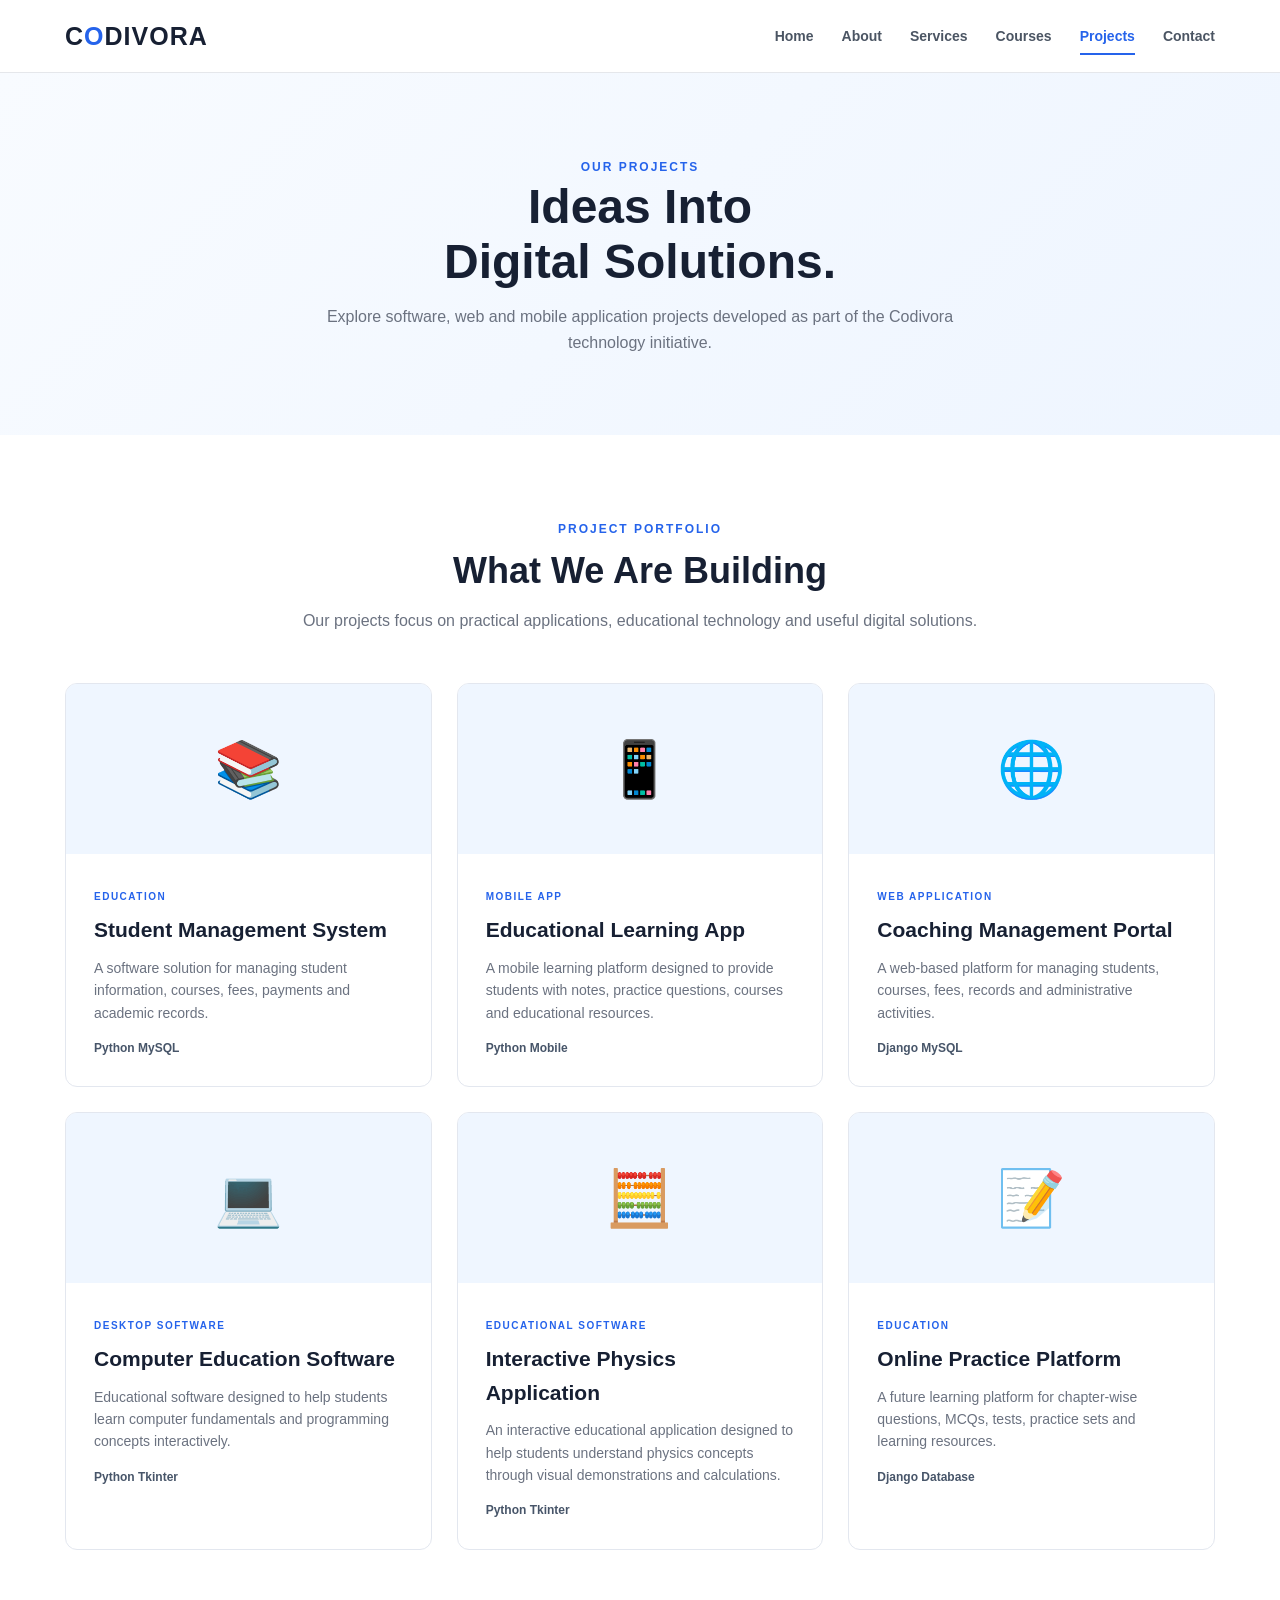
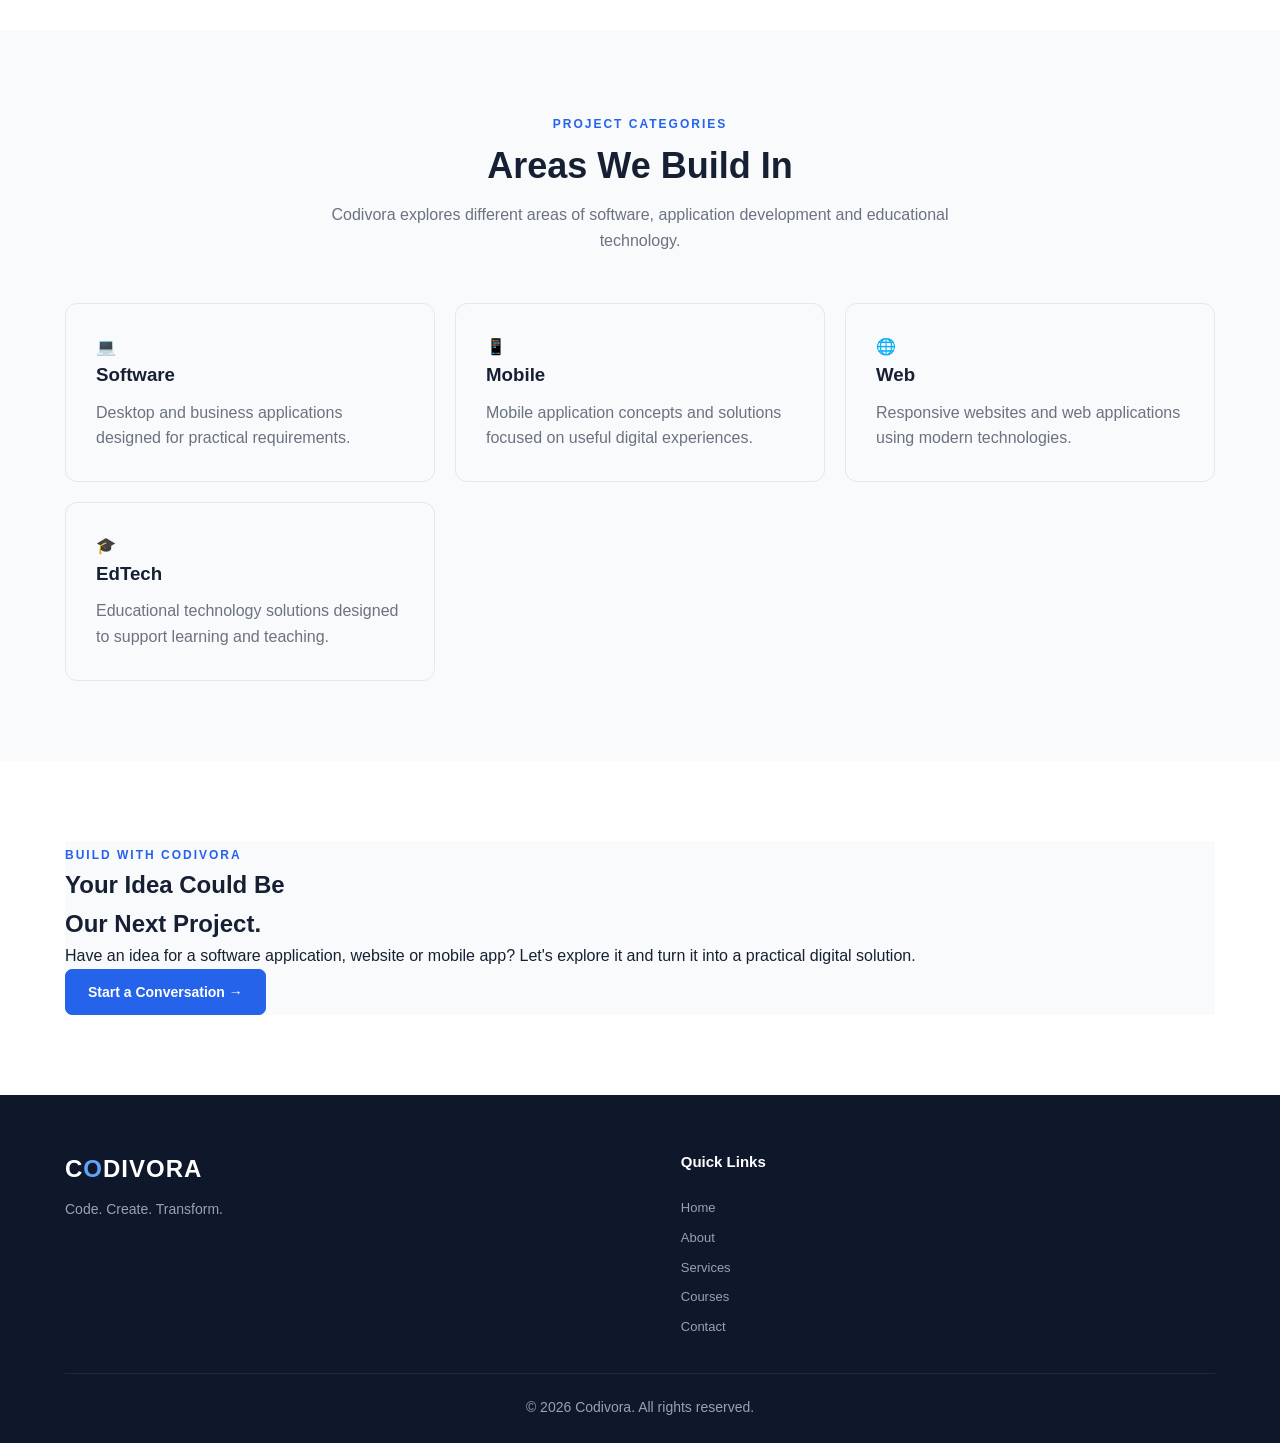
<file: projects.html>
<!DOCTYPE html>
<html lang="en">

<head>

    <meta charset="UTF-8">

    <meta name="viewport"
          content="width=device-width, initial-scale=1.0">

    <meta name="description"
          content="Explore Codivora projects in software development, mobile applications, web applications and educational technology.">

    <meta name="keywords"
          content="Codivora projects, software projects, mobile apps, web applications, EdTech, student management system">

    <title>Projects | Codivora</title>

    <!-- Main CSS -->
    <link rel="stylesheet" href="css/style.css">

    <!-- Favicon -->
    <link rel="icon" type="image/svg+xml" href="favicon.svg">

</head>


<body>


    <!-- =====================================================
         HEADER / NAVBAR
    ====================================================== -->

    <header class="header">

        <div class="container navbar">

            <!-- LOGO -->

            <a href="index.html" class="logo">
                C<span>O</span>DIVORA
            </a>


            <!-- NAVIGATION -->

            <nav class="nav-menu" id="navMenu">

                <a href="index.html">
                    Home
                </a>

                <a href="about.html">
                    About
                </a>

                <a href="services.html">
                    Services
                </a>

                <a href="courses.html">
                    Courses
                </a>

                <a href="projects.html" class="active">
                    Projects
                </a>

                <a href="contact.html">
                    Contact
                </a>

            </nav>


            <!-- MOBILE MENU BUTTON -->

            <button
                class="menu-btn"
                type="button"
                onclick="toggleMenu()"
                aria-label="Toggle navigation">

                ☰

            </button>

        </div>

    </header>



    <!-- =====================================================
         PROJECTS HERO
    ====================================================== -->

    <section class="page-hero">

        <div class="container">

            <div class="page-hero-content">

                <span class="section-label">
                    OUR PROJECTS
                </span>

                <h1>
                    Ideas Into
                    <br>
                    <span>Digital Solutions.</span>
                </h1>

                <p>
                    Explore software, web and mobile application
                    projects developed as part of the Codivora
                    technology initiative.
                </p>

            </div>

        </div>

    </section>



    <!-- =====================================================
         PROJECT PORTFOLIO
    ====================================================== -->

    <section class="section">

        <div class="container">


            <!-- SECTION HEADING -->

            <div class="section-heading">

                <span class="section-label">
                    PROJECT PORTFOLIO
                </span>

                <h2>
                    What We Are Building
                </h2>

                <p>
                    Our projects focus on practical applications,
                    educational technology and useful digital solutions.
                </p>

            </div>



            <!-- PROJECT GRID -->

            <div class="project-grid">


                <!-- =================================================
                     PROJECT 01
                ================================================== -->

                <div class="project-card">

                    <div class="project-visual">

                        <span class="project-icon">
                            📚
                        </span>

                    </div>


                    <div class="project-content">

                        <span class="project-category">
                            EDUCATION
                        </span>

                        <h3>
                            Student Management System
                        </h3>

                        <p>
                            A software solution for managing student
                            information, courses, fees, payments and
                            academic records.
                        </p>


                        <div class="project-tech">

                            <span>
                                Python
                            </span>

                            <span>
                                MySQL
                            </span>

                        </div>

                    </div>

                </div>



                <!-- =================================================
                     PROJECT 02
                ================================================== -->

                <div class="project-card">

                    <div class="project-visual">

                        <span class="project-icon">
                            📱
                        </span>

                    </div>


                    <div class="project-content">

                        <span class="project-category">
                            MOBILE APP
                        </span>

                        <h3>
                            Educational Learning App
                        </h3>

                        <p>
                            A mobile learning platform designed to
                            provide students with notes, practice
                            questions, courses and educational resources.
                        </p>


                        <div class="project-tech">

                            <span>
                                Python
                            </span>

                            <span>
                                Mobile
                            </span>

                        </div>

                    </div>

                </div>



                <!-- =================================================
                     PROJECT 03
                ================================================== -->

                <div class="project-card">

                    <div class="project-visual">

                        <span class="project-icon">
                            🌐
                        </span>

                    </div>


                    <div class="project-content">

                        <span class="project-category">
                            WEB APPLICATION
                        </span>

                        <h3>
                            Coaching Management Portal
                        </h3>

                        <p>
                            A web-based platform for managing students,
                            courses, fees, records and administrative
                            activities.
                        </p>


                        <div class="project-tech">

                            <span>
                                Django
                            </span>

                            <span>
                                MySQL
                            </span>

                        </div>

                    </div>

                </div>



                <!-- =================================================
                     PROJECT 04
                ================================================== -->

                <div class="project-card">

                    <div class="project-visual">

                        <span class="project-icon">
                            💻
                        </span>

                    </div>


                    <div class="project-content">

                        <span class="project-category">
                            DESKTOP SOFTWARE
                        </span>

                        <h3>
                            Computer Education Software
                        </h3>

                        <p>
                            Educational software designed to help
                            students learn computer fundamentals
                            and programming concepts interactively.
                        </p>


                        <div class="project-tech">

                            <span>
                                Python
                            </span>

                            <span>
                                Tkinter
                            </span>

                        </div>

                    </div>

                </div>



                <!-- =================================================
                     PROJECT 05
                ================================================== -->

                <div class="project-card">

                    <div class="project-visual">

                        <span class="project-icon">
                            🧮
                        </span>

                    </div>


                    <div class="project-content">

                        <span class="project-category">
                            EDUCATIONAL SOFTWARE
                        </span>

                        <h3>
                            Interactive Physics Application
                        </h3>

                        <p>
                            An interactive educational application
                            designed to help students understand
                            physics concepts through visual
                            demonstrations and calculations.
                        </p>


                        <div class="project-tech">

                            <span>
                                Python
                            </span>

                            <span>
                                Tkinter
                            </span>

                        </div>

                    </div>

                </div>



                <!-- =================================================
                     PROJECT 06
                ================================================== -->

                <div class="project-card">

                    <div class="project-visual">

                        <span class="project-icon">
                            📝
                        </span>

                    </div>


                    <div class="project-content">

                        <span class="project-category">
                            EDUCATION
                        </span>

                        <h3>
                            Online Practice Platform
                        </h3>

                        <p>
                            A future learning platform for chapter-wise
                            questions, MCQs, tests, practice sets and
                            learning resources.
                        </p>


                        <div class="project-tech">

                            <span>
                                Django
                            </span>

                            <span>
                                Database
                            </span>

                        </div>

                    </div>

                </div>


            </div>

        </div>

    </section>



    <!-- =====================================================
         PROJECT CATEGORIES
    ====================================================== -->

    <section class="section technology-section">

        <div class="container">


            <!-- SECTION HEADING -->

            <div class="section-heading">

                <span class="section-label">
                    PROJECT CATEGORIES
                </span>

                <h2>
                    Areas We Build In
                </h2>

                <p>
                    Codivora explores different areas of software,
                    application development and educational technology.
                </p>

            </div>



            <!-- CATEGORY GRID -->

            <div class="project-category-grid">


                <!-- SOFTWARE -->

                <div class="project-category-card">

                    <div class="category-icon">
                        💻
                    </div>

                    <h3>
                        Software
                    </h3>

                    <p>
                        Desktop and business applications designed
                        for practical requirements.
                    </p>

                </div>



                <!-- MOBILE -->

                <div class="project-category-card">

                    <div class="category-icon">
                        📱
                    </div>

                    <h3>
                        Mobile
                    </h3>

                    <p>
                        Mobile application concepts and solutions
                        focused on useful digital experiences.
                    </p>

                </div>



                <!-- WEB -->

                <div class="project-category-card">

                    <div class="category-icon">
                        🌐
                    </div>

                    <h3>
                        Web
                    </h3>

                    <p>
                        Responsive websites and web applications
                        using modern technologies.
                    </p>

                </div>



                <!-- EDTECH -->

                <div class="project-category-card">

                    <div class="category-icon">
                        🎓
                    </div>

                    <h3>
                        EdTech
                    </h3>

                    <p>
                        Educational technology solutions designed
                        to support learning and teaching.
                    </p>

                </div>


            </div>

        </div>

    </section>



    <!-- =====================================================
         FUTURE PROJECTS
    ====================================================== -->

    <section class="section">

        <div class="container">

            <div class="future-project">


                <span class="section-label">
                    BUILD WITH CODIVORA
                </span>


                <h2>
                    Your Idea Could Be
                    <br>
                    Our Next Project.
                </h2>


                <p>
                    Have an idea for a software application, website
                    or mobile app? Let's explore it and turn it into
                    a practical digital solution.
                </p>


                <div class="cta-buttons">

                    <a
                        href="contact.html"
                        class="btn primary-btn">

                        Start a Conversation →

                    </a>

                </div>

            </div>

        </div>

    </section>



    <!-- =====================================================
         FOOTER
    ====================================================== -->

    <footer class="footer">

        <div class="container">

            <div class="footer-content">


                <!-- BRAND -->

                <div class="footer-brand">

                    <a
                        href="index.html"
                        class="footer-logo">

                        C<span>O</span>DIVORA

                    </a>

                    <p class="footer-description">
                        Code. Create. Transform.
                    </p>

                </div>



                <!-- QUICK LINKS -->

                <div class="footer-links">

                    <h3>
                        Quick Links
                    </h3>

                    <a href="index.html">
                        Home
                    </a>

                    <a href="about.html">
                        About
                    </a>

                    <a href="services.html">
                        Services
                    </a>

                    <a href="courses.html">
                        Courses
                    </a>

                    <a href="contact.html">
                        Contact
                    </a>

                </div>


            </div>


            <!-- COPYRIGHT -->

            <div class="copyright">

                <p>
                    © 2026 Codivora. All rights reserved.
                </p>

            </div>

        </div>

    </footer>



    <!-- =====================================================
         JAVASCRIPT
    ====================================================== -->

    <script src="js/script.js"></script>


</body>

</html>
</file>
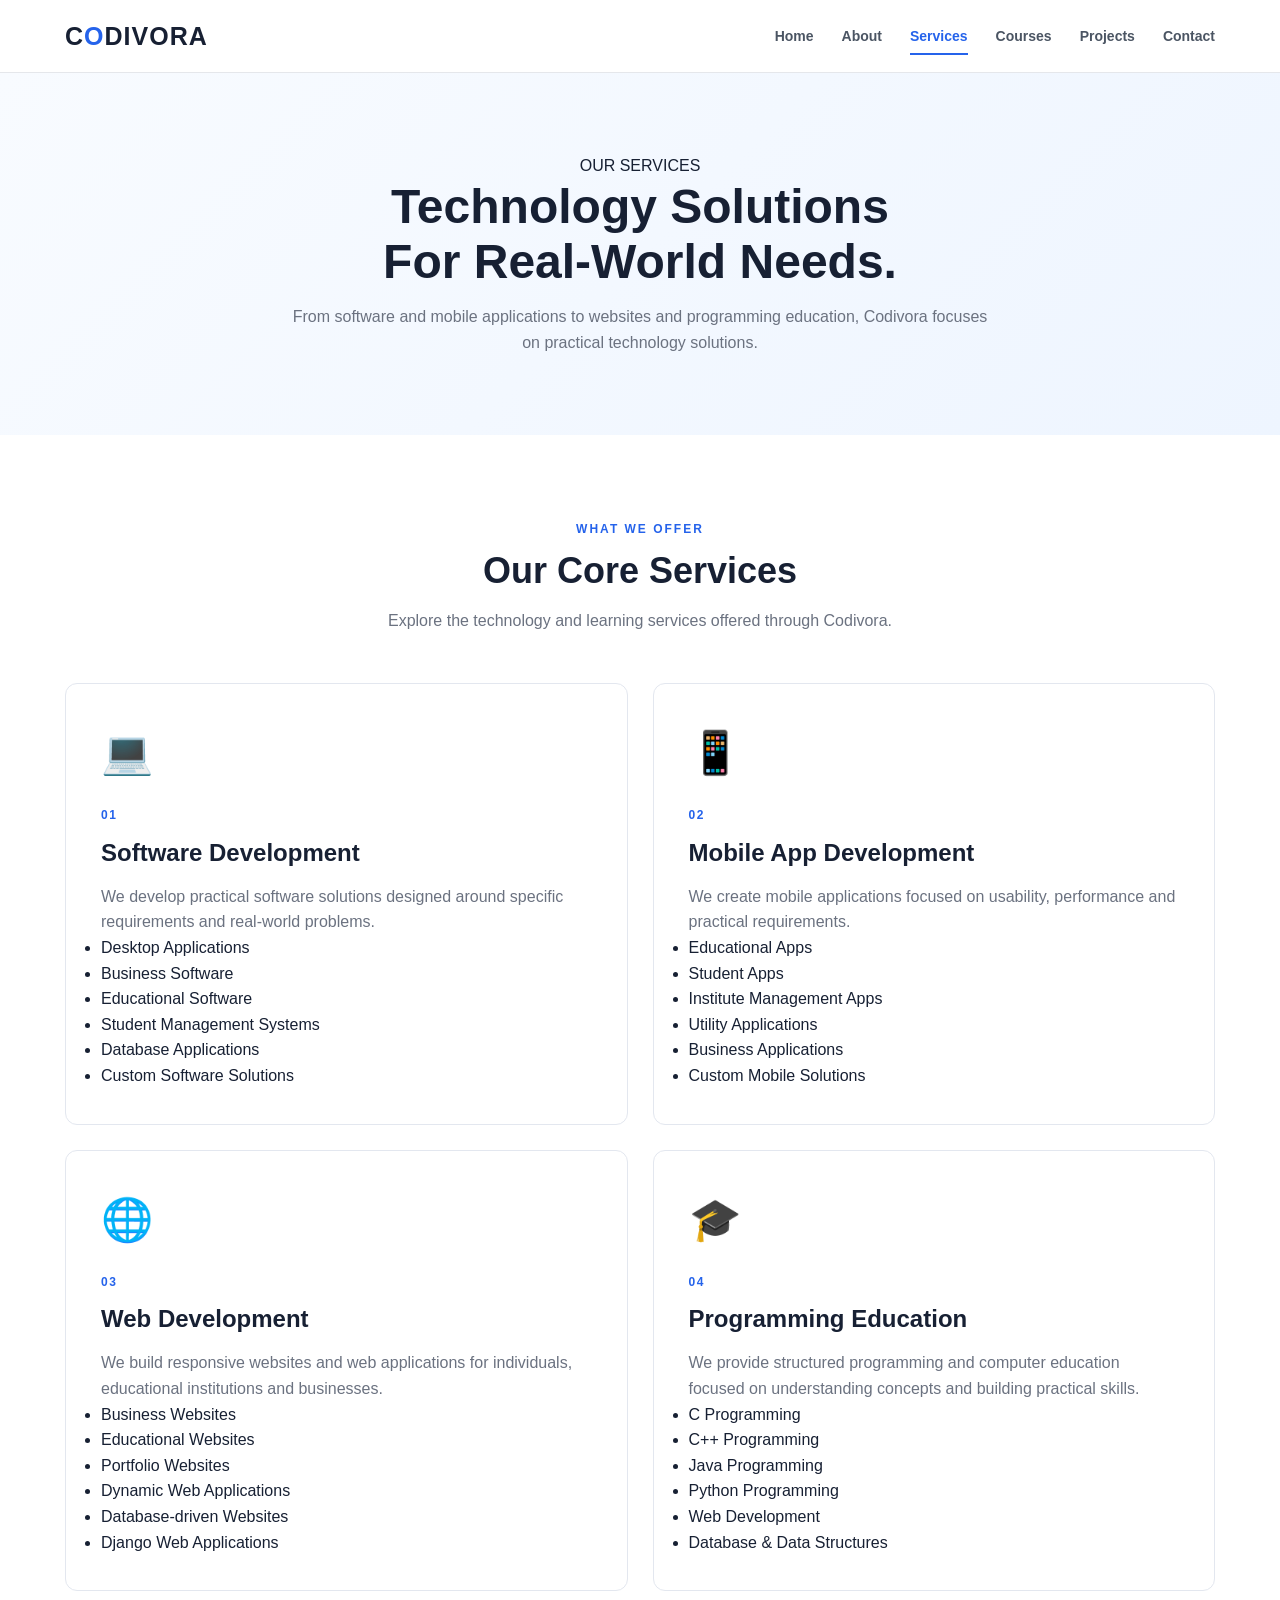
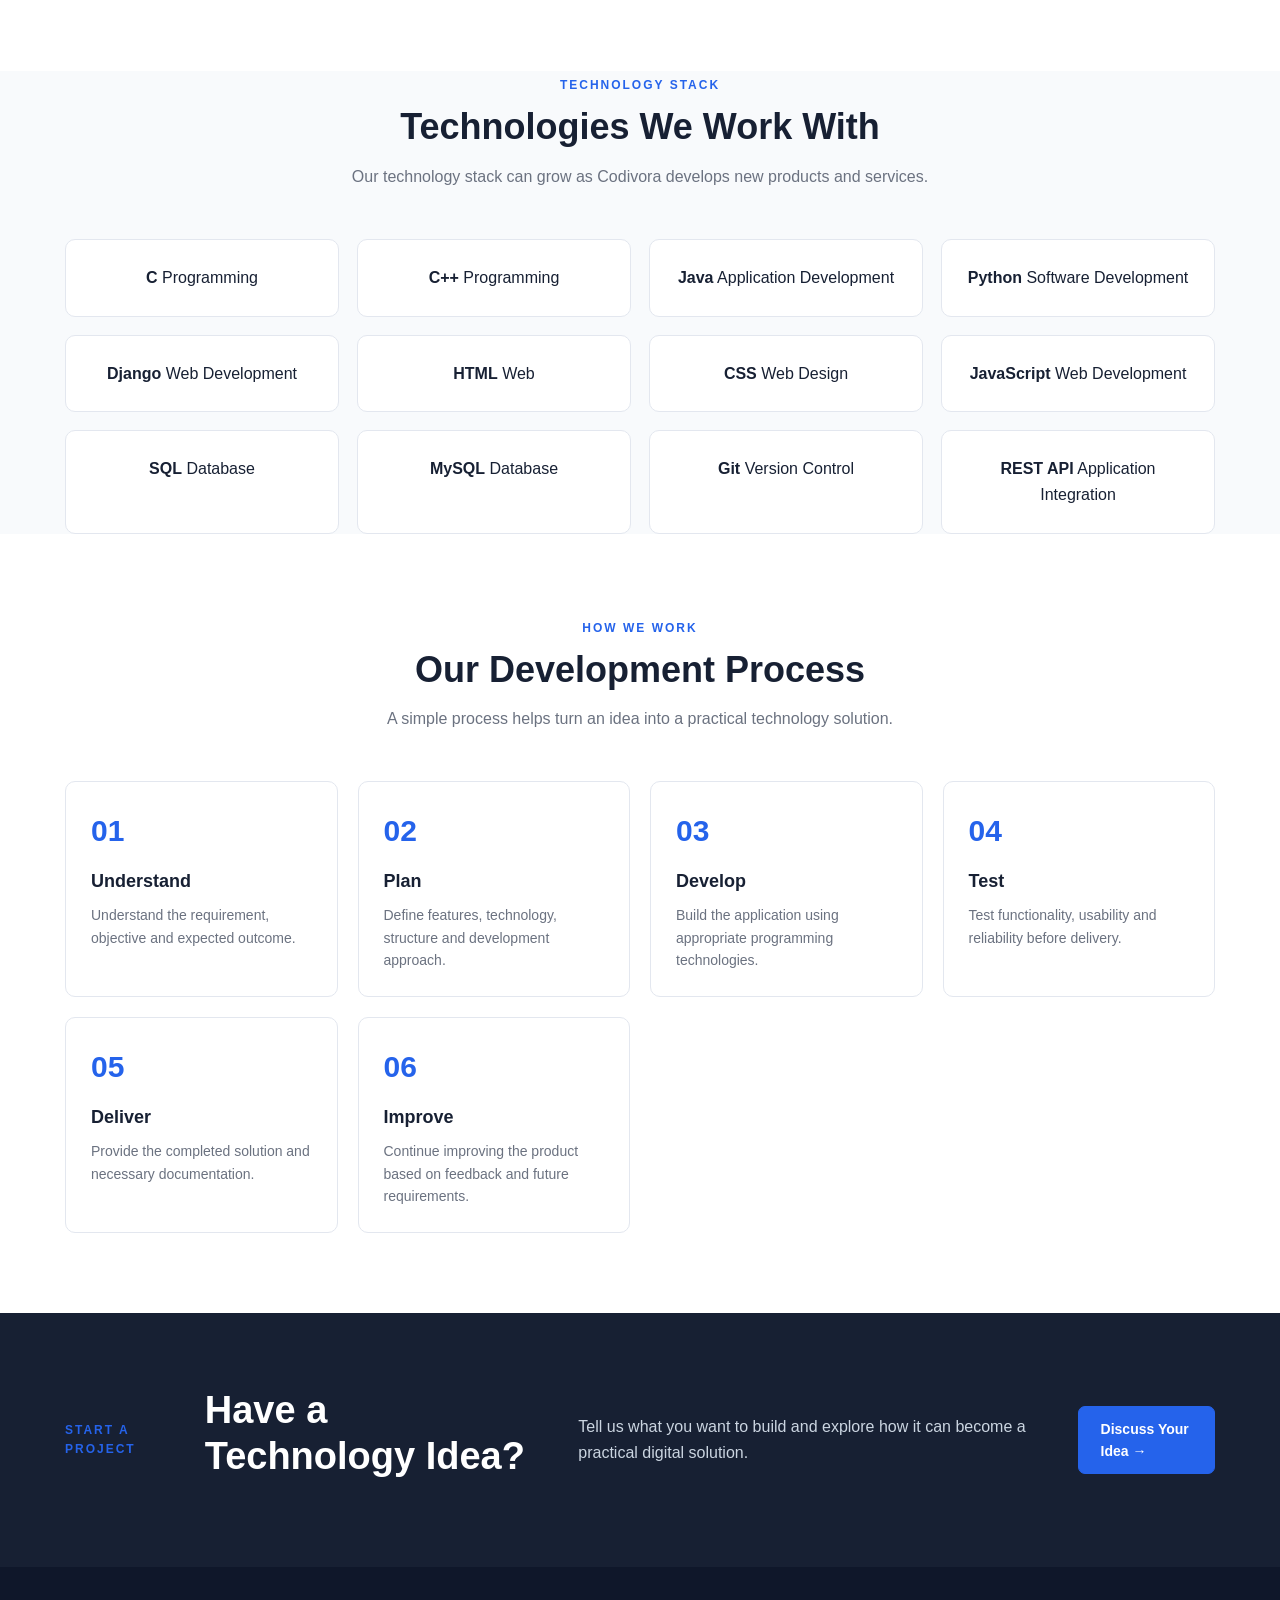
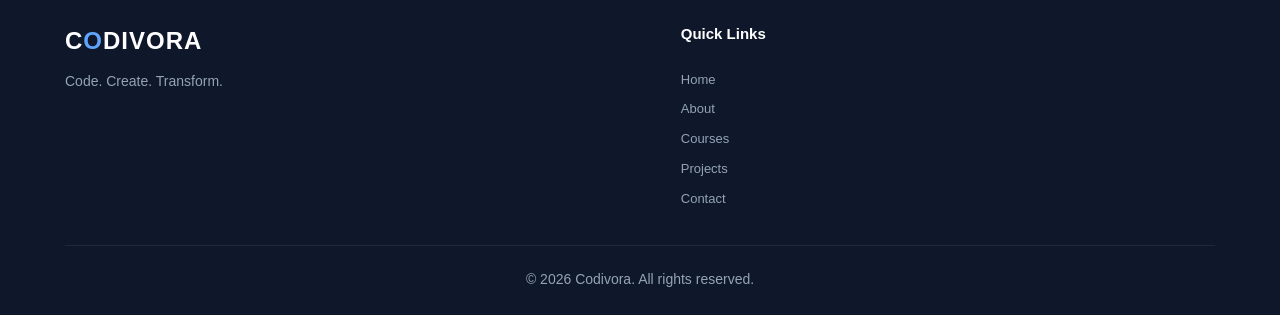
<file: services.html>
<!DOCTYPE html>
<html lang="en">

<head>

    <meta charset="UTF-8">

    <meta name="viewport"
          content="width=device-width, initial-scale=1.0">

    <meta name="description"
          content="Explore Codivora services including software development, mobile app development, web development and programming education.">

    <meta name="keywords"
          content="Codivora, software development, mobile app development, web development, programming education">

    <title>Services | Codivora</title>

    <!-- Main CSS -->
    <link rel="stylesheet" href="css/style.css">

    <!-- Favicon -->
    <link rel="icon" type="image/svg+xml" href="favicon.svg">

</head>


<body>


    <!-- =====================================================
         HEADER / NAVBAR
    ====================================================== -->

    <header class="header">

        <div class="container navbar">

            <!-- LOGO -->

            <a href="index.html" class="logo">
                C<span>O</span>DIVORA
            </a>


            <!-- NAVIGATION -->

            <nav class="nav-menu" id="navMenu">

                <a href="index.html">
                    Home
                </a>

                <a href="about.html">
                    About
                </a>

                <a href="services.html" class="active">
                    Services
                </a>

                <a href="courses.html">
                    Courses
                </a>

                <a href="projects.html">
                    Projects
                </a>

                <a href="contact.html">
                    Contact
                </a>

            </nav>


            <!-- MOBILE MENU -->

            <button
                class="menu-btn"
                type="button"
                onclick="toggleMenu()"
                aria-label="Toggle navigation">

                ☰

            </button>

        </div>

    </header>



    <!-- =====================================================
         SERVICES HERO
    ====================================================== -->

    <section class="page-hero">

        <div class="container">

            <div class="page-hero-content">

                <span class="section-tag">
                    OUR SERVICES
                </span>

                <h1>
                    Technology Solutions
                    <br>
                    <span>For Real-World Needs.</span>
                </h1>

                <p>
                    From software and mobile applications to websites
                    and programming education, Codivora focuses on
                    practical technology solutions.
                </p>

            </div>

        </div>

    </section>



    <!-- =====================================================
         CORE SERVICES
    ====================================================== -->

    <section class="section">

        <div class="container">


            <!-- SECTION HEADING -->

            <div class="section-heading">

                <span class="section-label">
                    WHAT WE OFFER
                </span>

                <h2>
                    Our Core Services
                </h2>

                <p>
                    Explore the technology and learning services
                    offered through Codivora.
                </p>

            </div>



            <!-- SERVICE GRID -->

            <div class="service-detail-grid">


                <!-- =================================================
                     SERVICE 01
                ================================================== -->

                <div class="service-detail-card">

                    <div class="large-service-icon">
                        💻
                    </div>

                    <div class="service-number">
                        01
                    </div>

                    <h3>
                        Software Development
                    </h3>

                    <p>
                        We develop practical software solutions
                        designed around specific requirements and
                        real-world problems.
                    </p>


                    <ul>

                        <li>
                            Desktop Applications
                        </li>

                        <li>
                            Business Software
                        </li>

                        <li>
                            Educational Software
                        </li>

                        <li>
                            Student Management Systems
                        </li>

                        <li>
                            Database Applications
                        </li>

                        <li>
                            Custom Software Solutions
                        </li>

                    </ul>

                </div>



                <!-- =================================================
                     SERVICE 02
                ================================================== -->

                <div class="service-detail-card">

                    <div class="large-service-icon">
                        📱
                    </div>

                    <div class="service-number">
                        02
                    </div>

                    <h3>
                        Mobile App Development
                    </h3>

                    <p>
                        We create mobile applications focused on
                        usability, performance and practical
                        requirements.
                    </p>


                    <ul>

                        <li>
                            Educational Apps
                        </li>

                        <li>
                            Student Apps
                        </li>

                        <li>
                            Institute Management Apps
                        </li>

                        <li>
                            Utility Applications
                        </li>

                        <li>
                            Business Applications
                        </li>

                        <li>
                            Custom Mobile Solutions
                        </li>

                    </ul>

                </div>



                <!-- =================================================
                     SERVICE 03
                ================================================== -->

                <div class="service-detail-card">

                    <div class="large-service-icon">
                        🌐
                    </div>

                    <div class="service-number">
                        03
                    </div>

                    <h3>
                        Web Development
                    </h3>

                    <p>
                        We build responsive websites and web
                        applications for individuals, educational
                        institutions and businesses.
                    </p>


                    <ul>

                        <li>
                            Business Websites
                        </li>

                        <li>
                            Educational Websites
                        </li>

                        <li>
                            Portfolio Websites
                        </li>

                        <li>
                            Dynamic Web Applications
                        </li>

                        <li>
                            Database-driven Websites
                        </li>

                        <li>
                            Django Web Applications
                        </li>

                    </ul>

                </div>



                <!-- =================================================
                     SERVICE 04
                ================================================== -->

                <div class="service-detail-card">

                    <div class="large-service-icon">
                        🎓
                    </div>

                    <div class="service-number">
                        04
                    </div>

                    <h3>
                        Programming Education
                    </h3>

                    <p>
                        We provide structured programming and computer
                        education focused on understanding concepts
                        and building practical skills.
                    </p>


                    <ul>

                        <li>
                            C Programming
                        </li>

                        <li>
                            C++ Programming
                        </li>

                        <li>
                            Java Programming
                        </li>

                        <li>
                            Python Programming
                        </li>

                        <li>
                            Web Development
                        </li>

                        <li>
                            Database &amp; Data Structures
                        </li>

                    </ul>

                </div>


            </div>

        </div>

    </section>



    <!-- =====================================================
         TECHNOLOGY STACK
    ====================================================== -->

    <section class="technology-section">

        <div class="container">


            <div class="section-heading">

                <span class="section-label">
                    TECHNOLOGY STACK
                </span>

                <h2>
                    Technologies We Work With
                </h2>

                <p>
                    Our technology stack can grow as Codivora
                    develops new products and services.
                </p>

            </div>



            <div class="tech-stack-grid">


                <div class="tech-stack-item">
                    <strong>C</strong>
                    <span>Programming</span>
                </div>


                <div class="tech-stack-item">
                    <strong>C++</strong>
                    <span>Programming</span>
                </div>


                <div class="tech-stack-item">
                    <strong>Java</strong>
                    <span>Application Development</span>
                </div>


                <div class="tech-stack-item">
                    <strong>Python</strong>
                    <span>Software Development</span>
                </div>


                <div class="tech-stack-item">
                    <strong>Django</strong>
                    <span>Web Development</span>
                </div>


                <div class="tech-stack-item">
                    <strong>HTML</strong>
                    <span>Web</span>
                </div>


                <div class="tech-stack-item">
                    <strong>CSS</strong>
                    <span>Web Design</span>
                </div>


                <div class="tech-stack-item">
                    <strong>JavaScript</strong>
                    <span>Web Development</span>
                </div>


                <div class="tech-stack-item">
                    <strong>SQL</strong>
                    <span>Database</span>
                </div>


                <div class="tech-stack-item">
                    <strong>MySQL</strong>
                    <span>Database</span>
                </div>


                <div class="tech-stack-item">
                    <strong>Git</strong>
                    <span>Version Control</span>
                </div>


                <div class="tech-stack-item">
                    <strong>REST API</strong>
                    <span>Application Integration</span>
                </div>


            </div>

        </div>

    </section>



    <!-- =====================================================
         DEVELOPMENT PROCESS
    ====================================================== -->

    <section class="section">

        <div class="container">


            <div class="section-heading">

                <span class="section-label">
                    HOW WE WORK
                </span>

                <h2>
                    Our Development Process
                </h2>

                <p>
                    A simple process helps turn an idea into
                    a practical technology solution.
                </p>

            </div>



            <div class="process-grid">


                <!-- 01 -->

                <div class="process-card">

                    <div class="process-number">
                        01
                    </div>

                    <h3>
                        Understand
                    </h3>

                    <p>
                        Understand the requirement, objective
                        and expected outcome.
                    </p>

                </div>



                <!-- 02 -->

                <div class="process-card">

                    <div class="process-number">
                        02
                    </div>

                    <h3>
                        Plan
                    </h3>

                    <p>
                        Define features, technology, structure
                        and development approach.
                    </p>

                </div>



                <!-- 03 -->

                <div class="process-card">

                    <div class="process-number">
                        03
                    </div>

                    <h3>
                        Develop
                    </h3>

                    <p>
                        Build the application using appropriate
                        programming technologies.
                    </p>

                </div>



                <!-- 04 -->

                <div class="process-card">

                    <div class="process-number">
                        04
                    </div>

                    <h3>
                        Test
                    </h3>

                    <p>
                        Test functionality, usability and
                        reliability before delivery.
                    </p>

                </div>



                <!-- 05 -->

                <div class="process-card">

                    <div class="process-number">
                        05
                    </div>

                    <h3>
                        Deliver
                    </h3>

                    <p>
                        Provide the completed solution and
                        necessary documentation.
                    </p>

                </div>



                <!-- 06 -->

                <div class="process-card">

                    <div class="process-number">
                        06
                    </div>

                    <h3>
                        Improve
                    </h3>

                    <p>
                        Continue improving the product based
                        on feedback and future requirements.
                    </p>

                </div>


            </div>

        </div>

    </section>



    <!-- =====================================================
         PROJECT CTA
    ====================================================== -->

    <section class="project-cta">

        <div class="container">

            <div class="cta-content">

                <span class="section-label">
                    START A PROJECT
                </span>

                <h2>
                    Have a Technology Idea?
                </h2>

                <p>
                    Tell us what you want to build and explore
                    how it can become a practical digital solution.
                </p>


                <div class="cta-buttons">

                    <a
                        href="contact.html"
                        class="btn primary-btn">

                        Discuss Your Idea →

                    </a>

                </div>

            </div>

        </div>

    </section>



    <!-- =====================================================
         FOOTER
    ====================================================== -->

    <footer class="footer">

        <div class="container">


            <div class="footer-content">


                <!-- BRAND -->

                <div class="footer-brand">

                    <a
                        href="index.html"
                        class="footer-logo">

                        C<span>O</span>DIVORA

                    </a>

                    <p class="footer-description">

                        Code. Create. Transform.

                    </p>

                </div>



                <!-- LINKS -->

                <div class="footer-links">

                    <h3>
                        Quick Links
                    </h3>

                    <a href="index.html">
                        Home
                    </a>

                    <a href="about.html">
                        About
                    </a>

                    <a href="courses.html">
                        Courses
                    </a>

                    <a href="projects.html">
                        Projects
                    </a>

                    <a href="contact.html">
                        Contact
                    </a>

                </div>


            </div>



            <!-- COPYRIGHT -->

            <div class="copyright">

                <p>
                    © 2026 Codivora. All rights reserved.
                </p>

            </div>


        </div>

    </footer>



    <!-- =====================================================
         JAVASCRIPT
    ====================================================== -->

    <script src="js/script.js"></script>


</body>

</html>
</file>
<file: css/style.css>
/* =========================================================
   CODIVORA
   COMPLETE MERGED STYLE SHEET
   Software • Mobile Apps • Websites • Programming Education
   ========================================================= */


/* =========================================================
   1. RESET & GLOBAL
   ========================================================= */

* {
    margin: 0;
    padding: 0;
    box-sizing: border-box;
}

html {
    scroll-behavior: smooth;
}

body {
    font-family: Arial, Helvetica, sans-serif;
    line-height: 1.6;
    color: #172033;
    background: #ffffff;
}

img {
    max-width: 100%;
    height: auto;
    display: block;
}

a {
    text-decoration: none;
    color: inherit;
}

button,
input,
textarea,
select {
    font-family: inherit;
}

button {
    cursor: pointer;
}

.container {
    width: 90%;
    max-width: 1150px;
    margin: 0 auto;
}

.section {
    padding: 80px 0;
}

.section-heading {
    max-width: 700px;
    margin: 0 auto 50px;
    text-align: center;
}

.section-heading .section-label {
    margin-bottom: 10px;
}

.section-label {
    display: inline-block;
    color: #2563eb;
    font-size: 12px;
    font-weight: 800;
    letter-spacing: 2px;
    text-transform: uppercase;
}

.section-heading h2 {
    font-size: 36px;
    line-height: 1.2;
    margin-bottom: 15px;
    color: #172033;
}

.section-heading p {
    color: #6b7280;
    font-size: 16px;
}


/* =========================================================
   2. HEADER / NAVBAR
   ========================================================= */

.header {
    position: sticky;
    top: 0;
    z-index: 1000;
    background: rgba(255, 255, 255, 0.97);
    border-bottom: 1px solid #e5e7eb;
    backdrop-filter: blur(10px);
}

.navbar {
    min-height: 72px;
    display: flex;
    align-items: center;
    justify-content: space-between;
}

.logo {
    font-size: 25px;
    font-weight: 900;
    letter-spacing: 1px;
    color: #172033;
}

.logo span {
    color: #2563eb;
}

.nav-menu {
    display: flex;
    align-items: center;
    gap: 28px;
}

.nav-menu a {
    position: relative;
    color: #4b5563;
    font-size: 14px;
    font-weight: 600;
    padding: 8px 0;
    transition: 0.3s ease;
}

.nav-menu a:hover,
.nav-menu a.active {
    color: #2563eb;
}

.nav-menu a::after {
    content: "";
    position: absolute;
    left: 0;
    bottom: 0;
    width: 0;
    height: 2px;
    background: #2563eb;
    transition: 0.3s ease;
}

.nav-menu a:hover::after,
.nav-menu a.active::after {
    width: 100%;
}

.menu-btn {
    display: none;
    border: none;
    background: transparent;
    font-size: 27px;
    color: #172033;
}


/* =========================================================
   3. HERO SECTION
   ========================================================= */

.hero {
    background: linear-gradient(135deg, #f8fbff 0%, #ffffff 60%, #eef5ff 100%);
    padding: 90px 0 85px;
    overflow: hidden;
}

.hero-content {
    display: grid;
    grid-template-columns: 1.1fr 0.9fr;
    align-items: center;
    gap: 60px;
}

.hero-text {
    max-width: 650px;
}

.hero-small {
    color: #2563eb;
    font-size: 12px;
    font-weight: 800;
    letter-spacing: 2px;
    margin-bottom: 16px;
}

.hero h1 {
    font-size: 58px;
    line-height: 1.08;
    letter-spacing: -2px;
    color: #172033;
    margin-bottom: 22px;
}

.hero h1 span {
    color: #2563eb;
}

.hero-description {
    max-width: 620px;
    color: #5f6b7a;
    font-size: 17px;
    line-height: 1.8;
    margin-bottom: 28px;
}

.hero-buttons {
    display: flex;
    align-items: center;
    gap: 12px;
    flex-wrap: wrap;
    margin-bottom: 25px;
}


/* =========================================================
   4. HERO SERVICE HIGHLIGHTS
   ========================================================= */

.hero-services {
    display: grid;
    grid-template-columns: repeat(4, 1fr);
    gap: 10px;
    margin-bottom: 30px;
    max-width: 620px;
}

.hero-service-item {
    display: flex;
    align-items: center;
    gap: 8px;
    padding: 10px 12px;
    background: #ffffff;
    border: 1px solid #e3e7ef;
    border-radius: 7px;
    font-size: 13px;
    transition: 0.3s ease;
}

.hero-service-item:hover {
    border-color: #2563eb;
    transform: translateY(-2px);
    box-shadow: 0 7px 18px rgba(0, 0, 0, 0.06);
}

.hero-service-item span {
    font-size: 19px;
}

.hero-service-item strong {
    font-size: 12px;
    color: #172033;
}


/* =========================================================
   5. HERO TRUST
   ========================================================= */

.hero-trust {
    display: flex;
    flex-wrap: wrap;
    gap: 25px;
    margin-top: 35px;
    padding-top: 25px;
    border-top: 1px solid #e1e5ec;
}

.hero-trust > div {
    display: flex;
    flex-direction: column;
}

.hero-trust strong {
    font-size: 14px;
    color: #172033;
}

.hero-trust span {
    font-size: 12px;
    color: #6b7280;
}


/* =========================================================
   6. BUTTONS
   ========================================================= */

.btn {
    display: inline-flex;
    align-items: center;
    justify-content: center;
    min-height: 45px;
    padding: 11px 22px;
    border-radius: 7px;
    border: 1px solid transparent;
    font-size: 14px;
    font-weight: 700;
    transition: 0.3s ease;
}

.primary-btn {
    background: #2563eb;
    color: #ffffff;
    border-color: #2563eb;
}

.primary-btn:hover {
    background: #1d4ed8;
    border-color: #1d4ed8;
    transform: translateY(-2px);
    box-shadow: 0 8px 20px rgba(37, 99, 235, 0.2);
}

.secondary-btn {
    background: #ffffff;
    color: #172033;
    border-color: #d1d5db;
}

.secondary-btn:hover {
    border-color: #2563eb;
    color: #2563eb;
    transform: translateY(-2px);
}

.light-btn {
    background: #ffffff;
    color: #172033;
    border-color: #ffffff;
}

.light-btn:hover {
    background: transparent;
    color: #ffffff;
    transform: translateY(-2px);
}


/* =========================================================
   7. HERO CODE WINDOW
   ========================================================= */

.hero-card {
    width: 100%;
    max-width: 500px;
    margin-left: auto;
}

.code-window {
    overflow: hidden;
    background: #111827;
    border-radius: 13px;
    border: 1px solid #273244;
    box-shadow: 0 25px 60px rgba(15, 23, 42, 0.18);
}

.window-header {
    display: flex;
    align-items: center;
    gap: 7px;
    padding: 13px 16px;
    background: #1f2937;
    border-bottom: 1px solid #374151;
}

.window-header span {
    width: 10px;
    height: 10px;
    border-radius: 50%;
    background: #6b7280;
}

.code-content {
    padding: 28px;
    min-height: 300px;
    color: #d1d5db;
    font-family: "Courier New", monospace;
    font-size: 14px;
    line-height: 1.9;
}

.keyword {
    color: #60a5fa;
}

.function {
    color: #93c5fd;
}

.indent {
    padding-left: 25px;
}

.hero-card-caption {
    display: flex;
    justify-content: space-between;
    gap: 10px;
    margin-top: 15px;
}

.hero-card-caption span {
    font-size: 11px;
    font-weight: 800;
    letter-spacing: 1.5px;
    color: #6b7280;
}


/* =========================================================
   8. INTRODUCTION SECTION
   ========================================================= */

.intro-grid {
    display: grid;
    grid-template-columns: 1.2fr 0.8fr;
    gap: 50px;
    align-items: start;
}

.intro-content h2 {
    font-size: 38px;
    line-height: 1.2;
    margin-bottom: 20px;
}

.intro-content p {
    color: #667085;
    margin-bottom: 15px;
}

.intro-card {
    padding: 35px;
    border: 1px solid #e3e7ef;
    border-radius: 12px;
    background: #f8fafc;
}

.intro-number {
    font-size: 45px;
    line-height: 1;
    color: #2563eb;
    font-weight: 900;
    margin-bottom: 20px;
}

.intro-card h3 {
    font-size: 22px;
    margin-bottom: 10px;
}

.intro-card p {
    color: #6b7280;
}

.card-link {
    display: inline-block;
    margin-top: 18px;
    color: #2563eb;
    font-size: 14px;
    font-weight: 700;
    transition: 0.3s ease;
}

.card-link:hover {
    color: #1d4ed8;
    transform: translateX(3px);
}


/* =========================================================
   9. SERVICES
   ========================================================= */

.services-grid {
    display: grid;
    grid-template-columns: repeat(3, 1fr);
    gap: 25px;
}

.service-card {
    padding: 32px;
    background: #ffffff;
    border: 1px solid #e3e7ef;
    border-radius: 12px;
    transition: 0.3s ease;
}

.service-card:hover {
    transform: translateY(-6px);
    border-color: #cbd5e1;
    box-shadow: 0 15px 35px rgba(15, 23, 42, 0.08);
}

.service-icon {
    width: 55px;
    height: 55px;
    display: flex;
    align-items: center;
    justify-content: center;
    margin-bottom: 22px;
    border-radius: 10px;
    background: #eff6ff;
    font-size: 26px;
}

.service-card h3 {
    font-size: 21px;
    margin-bottom: 12px;
}

.service-card p {
    color: #6b7280;
    font-size: 14px;
}

.service-tag {
    display: block;
    color: #2563eb;
    font-size: 10px;
    font-weight: 800;
    letter-spacing: 1.5px;
    margin-bottom: 8px;
}


/* =========================================================
   10. TECHNOLOGY SECTION
   ========================================================= */

.technology-section {
    background: #f8fafc;
}

.technology-grid {
    display: grid;
    grid-template-columns: repeat(4, 1fr);
    gap: 18px;
}

.technology-item {
    padding: 25px 20px;
    background: #ffffff;
    border: 1px solid #e3e7ef;
    border-radius: 10px;
    text-align: center;
    transition: 0.3s ease;
}

.technology-item:hover {
    transform: translateY(-4px);
    border-color: #2563eb;
}

.technology-item h3 {
    font-size: 17px;
    margin-bottom: 5px;
}

.technology-item p {
    font-size: 12px;
    color: #6b7280;
}


/* =========================================================
   11. COURSES
   ========================================================= */

.course-grid {
    display: grid;
    grid-template-columns: repeat(3, 1fr);
    gap: 25px;
}

.course-card {
    position: relative;
    padding: 32px;
    border: 1px solid #e3e7ef;
    border-radius: 12px;
    background: #ffffff;
    transition: 0.3s ease;
}

.course-card:hover {
    transform: translateY(-5px);
    box-shadow: 0 14px 32px rgba(0, 0, 0, 0.08);
}

.course-number {
    display: inline-block;
    color: #2563eb;
    font-size: 13px;
    font-weight: 800;
    letter-spacing: 1px;
    margin-bottom: 18px;
}

.course-card h3 {
    font-size: 21px;
    margin-bottom: 12px;
}

.course-card p {
    color: #6b7280;
    font-size: 14px;
}

.course-card a {
    display: inline-block;
    margin-top: 18px;
    color: #2563eb;
    font-weight: 700;
    font-size: 14px;
    transition: 0.3s ease;
}

.course-card a:hover {
    color: #1d4ed8;
    transform: translateX(3px);
}

.center-button {
    text-align: center;
    margin-top: 35px;
}


/* =========================================================
   12. WHY CODIVORA
   ========================================================= */

.why-grid {
    display: grid;
    grid-template-columns: repeat(4, 1fr);
    gap: 20px;
}

.why-card {
    padding: 28px;
    border: 1px solid #e3e7ef;
    border-radius: 10px;
    background: #ffffff;
}

.why-card h3 {
    font-size: 18px;
    margin-bottom: 10px;
}

.why-card p {
    color: #6b7280;
    font-size: 14px;
}


/* =========================================================
   13. HOME PROJECT GRID
   ========================================================= */

.home-project-grid {
    display: grid;
    grid-template-columns: repeat(3, 1fr);
    gap: 25px;
}

.home-project-card {
    padding: 32px;
    border: 1px solid #e3e7ef;
    border-radius: 12px;
    background: #ffffff;
    transition: 0.3s ease;
}

.home-project-card:hover {
    transform: translateY(-5px);
    box-shadow: 0 14px 32px rgba(0, 0, 0, 0.08);
}

.home-project-icon {
    font-size: 40px;
    margin-bottom: 20px;
}

.home-project-card > span {
    display: block;
    color: #2563eb;
    font-size: 11px;
    font-weight: 800;
    letter-spacing: 1.3px;
    margin-bottom: 10px;
}

.home-project-card h3 {
    font-size: 21px;
    margin-bottom: 12px;
}

.home-project-card p {
    color: #6b7280;
}


/* =========================================================
   14. PAGE HERO
   ========================================================= */

.page-hero {
    padding: 80px 0;
    text-align: center;
    background: linear-gradient(135deg, #f8fbff, #eef5ff);
}

.page-hero h1 {
    font-size: 48px;
    line-height: 1.15;
    margin-bottom: 15px;
}

.page-hero p {
    max-width: 700px;
    margin: 0 auto;
    color: #6b7280;
    font-size: 16px;
}


/* =========================================================
   15. ABOUT PAGE
   ========================================================= */

.about-grid {
    display: grid;
    grid-template-columns: 1.1fr 0.9fr;
    gap: 55px;
    align-items: center;
}

.about-text h2 {
    font-size: 36px;
    margin-bottom: 18px;
}

.about-text p {
    color: #6b7280;
    margin-bottom: 15px;
}

.about-card {
    padding: 35px;
    border-radius: 12px;
    background: #f8fafc;
    border: 1px solid #e3e7ef;
}

.about-card h3 {
    font-size: 23px;
    margin-bottom: 15px;
}

.about-card p {
    color: #6b7280;
}

.focus-grid {
    display: grid;
    grid-template-columns: repeat(3, 1fr);
    gap: 25px;
}

.focus-card {
    padding: 30px;
    border: 1px solid #e3e7ef;
    border-radius: 12px;
}

.focus-card h3 {
    margin-bottom: 10px;
}

.focus-card p {
    color: #6b7280;
}

.vision-section {
    background: #f8fafc;
}

.vision-section .section-heading {
    margin-bottom: 0;
}


/* =========================================================
   16. SERVICES PAGE
   ========================================================= */

.service-detail-grid {
    display: grid;
    grid-template-columns: repeat(2, 1fr);
    gap: 25px;
}

.service-detail-card {
    padding: 35px;
    border: 1px solid #e3e7ef;
    border-radius: 12px;
    background: #ffffff;
}

.large-service-icon {
    font-size: 42px;
    margin-bottom: 20px;
}

.service-number {
    display: block;
    color: #2563eb;
    font-size: 12px;
    font-weight: 800;
    letter-spacing: 1.5px;
    margin-bottom: 8px;
}

.service-detail-card h3 {
    font-size: 24px;
    margin-bottom: 12px;
}

.service-detail-card p {
    color: #6b7280;
}

.tech-stack-grid {
    display: grid;
    grid-template-columns: repeat(4, 1fr);
    gap: 18px;
}

.tech-stack-item {
    padding: 25px;
    text-align: center;
    border: 1px solid #e3e7ef;
    border-radius: 10px;
    background: #ffffff;
}

.tech-stack-item h3 {
    font-size: 17px;
    margin-bottom: 5px;
}

.tech-stack-item p {
    color: #6b7280;
    font-size: 12px;
}

.process-grid {
    display: grid;
    grid-template-columns: repeat(4, 1fr);
    gap: 20px;
}

.process-card {
    padding: 25px;
    border: 1px solid #e3e7ef;
    border-radius: 10px;
}

.process-number {
    font-size: 30px;
    font-weight: 900;
    color: #2563eb;
    margin-bottom: 12px;
}

.process-card h3 {
    font-size: 18px;
    margin-bottom: 8px;
}

.process-card p {
    color: #6b7280;
    font-size: 14px;
}


/* =========================================================
   17. COURSES PAGE
   ========================================================= */

.course-detail-grid {
    display: grid;
    grid-template-columns: repeat(2, 1fr);
    gap: 25px;
}

.course-detail-card {
    padding: 35px;
    border: 1px solid #e3e7ef;
    border-radius: 12px;
    background: #ffffff;
}

.course-icon {
    font-size: 40px;
    margin-bottom: 18px;
}

.course-level {
    color: #2563eb;
    font-size: 11px;
    font-weight: 800;
    letter-spacing: 1.5px;
    margin-bottom: 8px;
}

.course-info h3 {
    font-size: 24px;
    margin-bottom: 12px;
}

.course-info p {
    color: #6b7280;
}

.learning-grid {
    display: grid;
    grid-template-columns: repeat(3, 1fr);
    gap: 20px;
}

.learning-card {
    padding: 28px;
    border: 1px solid #e3e7ef;
    border-radius: 10px;
}

.learning-number {
    font-size: 30px;
    font-weight: 900;
    color: #2563eb;
    margin-bottom: 10px;
}

.learning-card h3 {
    margin-bottom: 8px;
}

.learning-card p {
    color: #6b7280;
    font-size: 14px;
}


/* =========================================================
   18. PROJECTS PAGE
   ========================================================= */

.project-grid {
    display: grid;
    grid-template-columns: repeat(3, 1fr);
    gap: 25px;
}

.project-card {
    overflow: hidden;
    border: 1px solid #e3e7ef;
    border-radius: 12px;
    background: #ffffff;
    transition: 0.3s ease;
}

.project-card:hover {
    transform: translateY(-5px);
    box-shadow: 0 15px 35px rgba(15, 23, 42, 0.08);
}

.project-visual {
    min-height: 170px;
    display: flex;
    align-items: center;
    justify-content: center;
    background: #eff6ff;
    font-size: 55px;
}

.project-content {
    padding: 28px;
}

.project-category {
    display: inline-block;
    color: #2563eb;
    font-size: 10px;
    font-weight: 800;
    letter-spacing: 1.5px;
    margin-bottom: 8px;
}

.project-content h3 {
    font-size: 21px;
    margin-bottom: 10px;
}

.project-content p {
    color: #6b7280;
    font-size: 14px;
}

.project-tech {
    margin-top: 15px;
    font-size: 12px;
    color: #475569;
    font-weight: 700;
}

.project-link {
    display: inline-block;
    margin-top: 15px;
    color: #2563eb;
    font-size: 14px;
    font-weight: 700;
}

.project-category-grid {
    display: grid;
    grid-template-columns: repeat(3, 1fr);
    gap: 20px;
}

.project-category-card {
    padding: 30px;
    border: 1px solid #e3e7ef;
    border-radius: 12px;
}

.project-category-card h3 {
    margin-bottom: 10px;
}

.project-category-card p {
    color: #6b7280;
}

.future-project {
    background: #f8fafc;
}


/* =========================================================
   19. CONTACT PAGE
   ========================================================= */

.contact-grid {
    display: grid;
    grid-template-columns: 0.8fr 1.2fr;
    gap: 45px;
    align-items: start;
}

.contact-information h2 {
    font-size: 32px;
    margin-bottom: 15px;
}

.contact-information > p {
    color: #6b7280;
    margin-bottom: 25px;
}

.contact-item {
    display: flex;
    align-items: flex-start;
    gap: 15px;
    margin-bottom: 20px;
}

.contact-icon {
    width: 45px;
    height: 45px;
    flex-shrink: 0;
    display: flex;
    align-items: center;
    justify-content: center;
    background: #eff6ff;
    border-radius: 8px;
    font-size: 20px;
}

.contact-item h3 {
    font-size: 16px;
    margin-bottom: 3px;
}

.contact-item p {
    color: #6b7280;
    font-size: 14px;
}

.contact-form-card {
    padding: 35px;
    border: 1px solid #e3e7ef;
    border-radius: 12px;
    background: #ffffff;
}

.form-group {
    margin-bottom: 18px;
}

.form-group label {
    display: block;
    margin-bottom: 7px;
    font-size: 13px;
    font-weight: 700;
    color: #374151;
}

.form-group input,
.form-group textarea,
.form-group select {
    width: 100%;
    padding: 12px 14px;
    border: 1px solid #d1d5db;
    border-radius: 7px;
    outline: none;
    font-size: 14px;
    background: #ffffff;
    color: #172033;
    transition: 0.3s ease;
}

.form-group textarea {
    min-height: 140px;
    resize: vertical;
}

.form-group input:focus,
.form-group textarea:focus,
.form-group select:focus {
    border-color: #2563eb;
    box-shadow: 0 0 0 3px rgba(37, 99, 235, 0.08);
}

.form-submit {
    width: 100%;
}

.form-message {
    margin-top: 15px;
    padding: 12px;
    border-radius: 7px;
    background: #f8fafc;
    color: #475569;
    font-size: 13px;
}

.quick-contact-grid {
    display: grid;
    grid-template-columns: repeat(3, 1fr);
    gap: 20px;
}

.quick-contact-card {
    padding: 25px;
    text-align: center;
    border: 1px solid #e3e7ef;
    border-radius: 10px;
}

.quick-contact-card h3 {
    margin-bottom: 8px;
}

.quick-contact-card p {
    color: #6b7280;
    font-size: 14px;
}


/* =========================================================
   20. CTA SECTION
   ========================================================= */

.project-cta {
    padding: 75px 0;
    background: #172033;
    color: #ffffff;
}

.cta-content {
    display: flex;
    align-items: center;
    justify-content: space-between;
    gap: 35px;
}

.cta-content h2 {
    font-size: 38px;
    line-height: 1.2;
    margin-bottom: 12px;
}

.cta-content p {
    max-width: 650px;
    color: #cbd5e1;
}

.cta-buttons {
    display: flex;
    align-items: center;
    gap: 12px;
    flex-wrap: wrap;
}

.cta-outline-btn {
    border: 1px solid #64748b;
    color: #ffffff;
    background: transparent;
}

.cta-outline-btn:hover {
    background: #ffffff;
    color: #172033;
    transform: translateY(-2px);
}


/* =========================================================
   21. FOOTER
   ========================================================= */

.footer {
    padding: 55px 0 25px;
    background: #0f172a;
    color: #ffffff;
}

.footer-content {
    display: grid;
    grid-template-columns: 1.4fr 0.6fr 0.6fr;
    gap: 45px;
    padding-bottom: 35px;
}

.footer-logo {
    font-size: 24px;
    font-weight: 900;
    letter-spacing: 1px;
    margin-bottom: 10px;
}

.footer-logo span {
    color: #60a5fa;
}

.footer p {
    color: #94a3b8;
    font-size: 14px;
}

.footer-description {
    max-width: 400px;
    margin-top: 10px;
}

.footer h3 {
    font-size: 15px;
    margin-bottom: 15px;
}

.footer-links {
    display: flex;
    flex-direction: column;
    gap: 9px;
}

.footer-links a {
    color: #94a3b8;
    font-size: 13px;
    transition: 0.3s ease;
}

.footer-links a:hover {
    color: #ffffff;
    transform: translateX(2px);
}

.copyright {
    padding-top: 22px;
    border-top: 1px solid #1e293b;
    text-align: center;
    color: #64748b;
    font-size: 12px;
}


/* =========================================================
   22. GENERAL CARD HOVER
   ========================================================= */

.service-card,
.course-card,
.why-card,
.focus-card,
.project-category-card,
.learning-card,
.quick-contact-card,
.tech-stack-item,
.technology-item {
    transition: 0.3s ease;
}


/* =========================================================
   23. TABLET - 1000px
   ========================================================= */

@media (max-width: 1000px) {

    .hero-content {
        grid-template-columns: 1fr;
        gap: 45px;
    }

    .hero-text {
        max-width: 800px;
        margin: 0 auto;
        text-align: center;
    }

    .hero-description {
        margin-left: auto;
        margin-right: auto;
    }

    .hero-buttons {
        justify-content: center;
    }

    .hero-services {
        grid-template-columns: repeat(2, 1fr);
        margin-left: auto;
        margin-right: auto;
    }

    .hero-card {
        margin: 0 auto;
    }

    .services-grid {
        grid-template-columns: repeat(2, 1fr);
    }

    .course-grid {
        grid-template-columns: repeat(2, 1fr);
    }

    .technology-grid {
        grid-template-columns: repeat(3, 1fr);
    }

    .why-grid {
        grid-template-columns: repeat(2, 1fr);
    }

    .home-project-grid {
        grid-template-columns: repeat(2, 1fr);
    }

    .tech-stack-grid {
        grid-template-columns: repeat(3, 1fr);
    }

    .process-grid {
        grid-template-columns: repeat(2, 1fr);
    }

    .project-grid {
        grid-template-columns: repeat(2, 1fr);
    }

    .project-category-grid {
        grid-template-columns: repeat(2, 1fr);
    }
}


/* =========================================================
   24. SMALL LAPTOP / TABLET - 900px
   ========================================================= */

@media (max-width: 900px) {

    .nav-menu {
        gap: 18px;
    }

    .intro-grid,
    .about-grid,
    .contact-grid {
        grid-template-columns: 1fr;
    }

    .intro-card {
        max-width: 600px;
    }

    .focus-grid,
    .learning-grid,
    .quick-contact-grid {
        grid-template-columns: repeat(2, 1fr);
    }

    .service-detail-grid,
    .course-detail-grid {
        grid-template-columns: 1fr;
    }

    .hero-services {
        max-width: 600px;
        margin-left: auto;
        margin-right: auto;
    }

    .hero-trust {
        justify-content: center;
    }

    .home-project-grid {
        grid-template-columns: repeat(2, 1fr);
    }

    .cta-content {
        flex-direction: column;
        align-items: flex-start;
    }
}


/* =========================================================
   25. MOBILE - 700px
   ========================================================= */

@media (max-width: 700px) {

    .section {
        padding: 60px 0;
    }

    .navbar {
        min-height: 65px;
    }

    .nav-menu {
        position: absolute;
        top: 65px;
        left: 0;
        right: 0;
        display: none;
        flex-direction: column;
        align-items: flex-start;
        gap: 0;
        padding: 15px 5%;
        background: #ffffff;
        border-bottom: 1px solid #e5e7eb;
        box-shadow: 0 10px 25px rgba(15, 23, 42, 0.06);
    }

    .nav-menu.show {
        display: flex;
    }

    .nav-menu a {
        width: 100%;
        padding: 13px 0;
        border-bottom: 1px solid #f1f5f9;
    }

    .nav-menu a::after {
        display: none;
    }

    .menu-btn {
        display: block;
    }

    .hero {
        padding: 65px 0;
    }

    .hero h1 {
        font-size: 43px;
        letter-spacing: -1px;
    }

    .hero-description {
        font-size: 15px;
    }

    .section-heading h2 {
        font-size: 30px;
    }

    .services-grid,
    .course-grid,
    .technology-grid,
    .why-grid,
    .project-grid,
    .focus-grid,
    .learning-grid,
    .quick-contact-grid,
    .project-category-grid,
    .tech-stack-grid,
    .process-grid {
        grid-template-columns: 1fr;
    }

    .home-project-grid {
        grid-template-columns: 1fr;
    }

    .page-hero {
        padding: 60px 0;
    }

    .page-hero h1 {
        font-size: 38px;
    }

    .cta-content h2 {
        font-size: 30px;
    }

    .footer-content {
        grid-template-columns: 1fr;
        gap: 30px;
    }
}


/* =========================================================
   26. MOBILE - 650px
   ========================================================= */

@media (max-width: 650px) {

    .hero-services {
        grid-template-columns: 1fr 1fr;
        gap: 8px;
    }

    .hero-service-item {
        justify-content: center;
        padding: 10px 7px;
    }

    .hero-service-item strong {
        font-size: 11px;
    }

    .hero-trust {
        display: grid;
        grid-template-columns: 1fr 1fr;
        gap: 18px;
        text-align: center;
    }

    .hero-trust > div {
        align-items: center;
    }

    .home-project-grid {
        grid-template-columns: 1fr;
    }

    .cta-buttons {
        width: 100%;
        flex-direction: column;
    }

    .cta-buttons .btn {
        width: 100%;
        text-align: center;
    }

    .hero-card-caption {
        flex-direction: column;
        text-align: center;
    }

    .contact-form-card {
        padding: 25px;
    }
}


/* =========================================================
   27. VERY SMALL DEVICES - 400px
   ========================================================= */

@media (max-width: 400px) {

    .container {
        width: 92%;
    }

    .hero h1 {
        font-size: 36px;
    }

    .hero-services {
        grid-template-columns: 1fr;
    }

    .hero-service-item {
        justify-content: flex-start;
    }

    .hero-buttons {
        flex-direction: column;
        width: 100%;
    }

    .hero-buttons .btn {
        width: 100%;
    }

    .intro-card,
    .service-card,
    .course-card,
    .why-card,
    .home-project-card,
    .service-detail-card,
    .course-detail-card {
        padding: 25px;
    }

    .page-hero h1 {
        font-size: 32px;
    }

    .section-heading h2 {
        font-size: 27px;
    }
}
</file>
